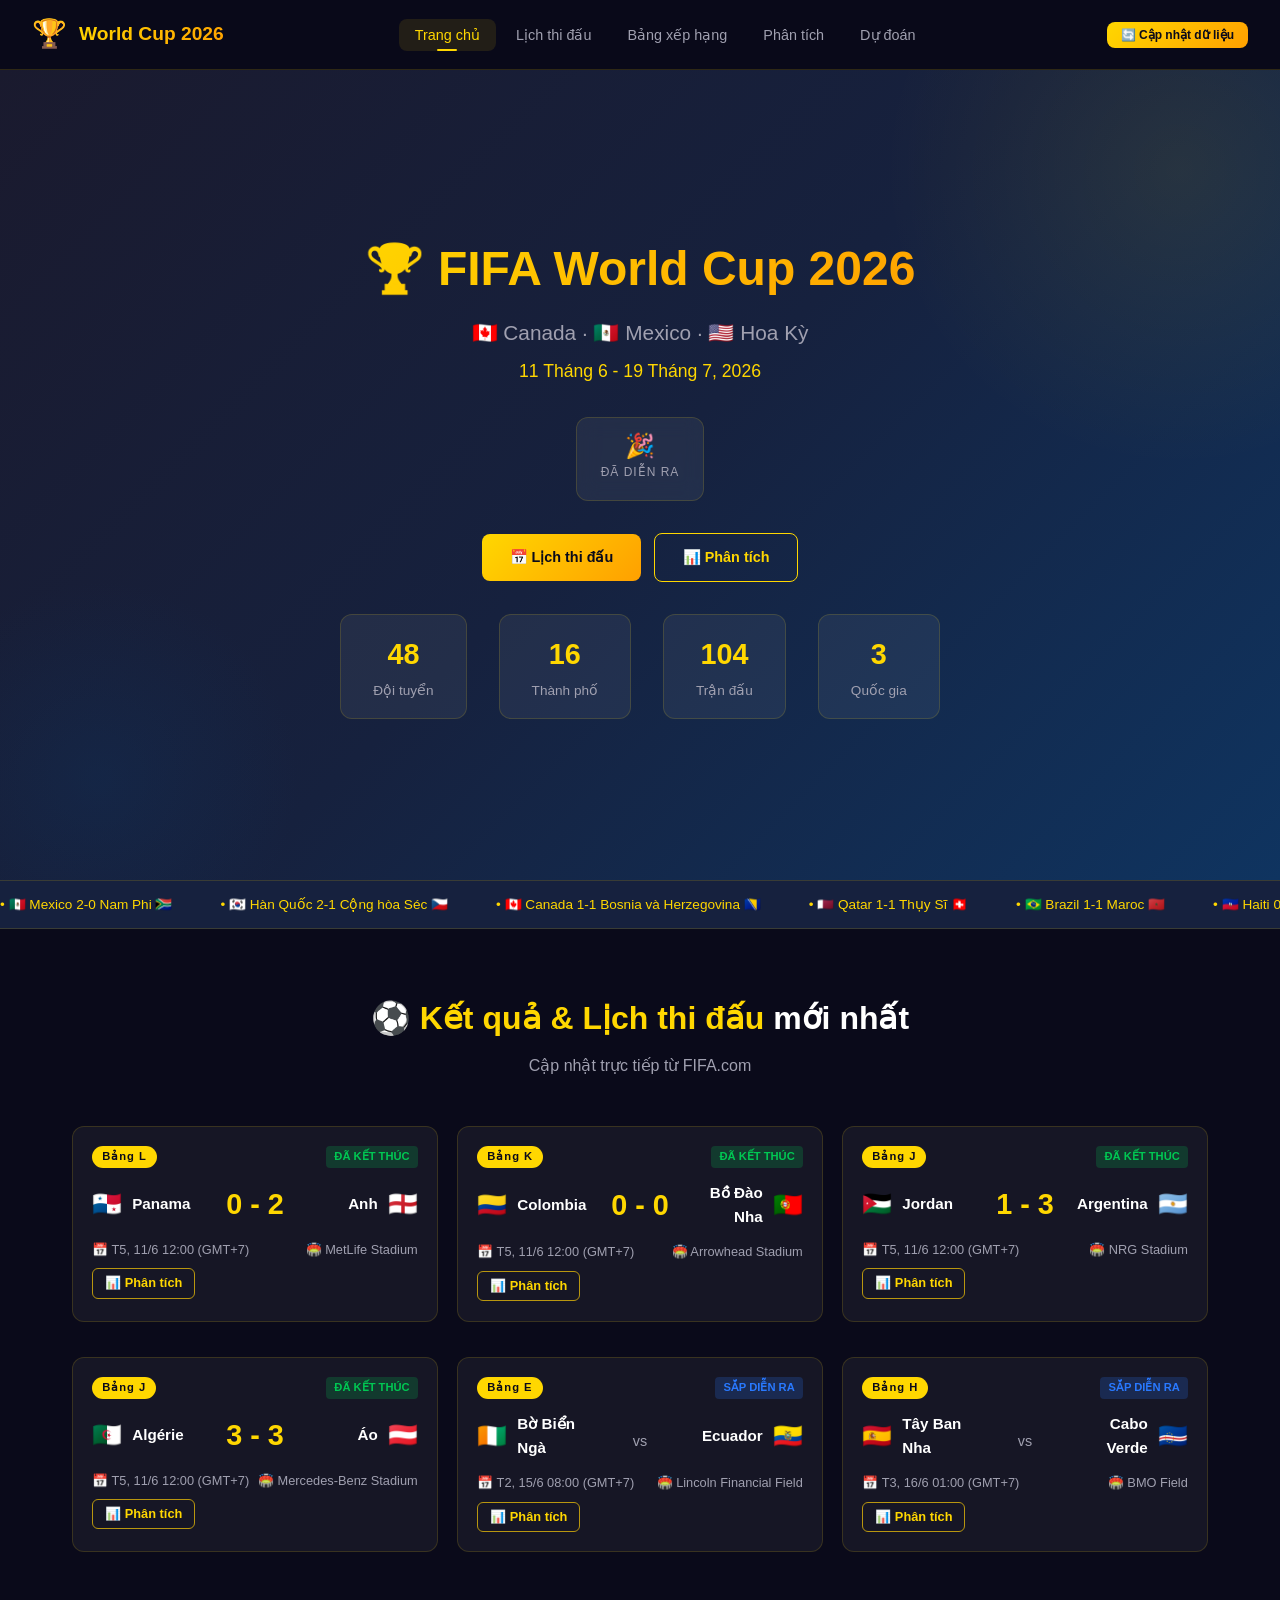
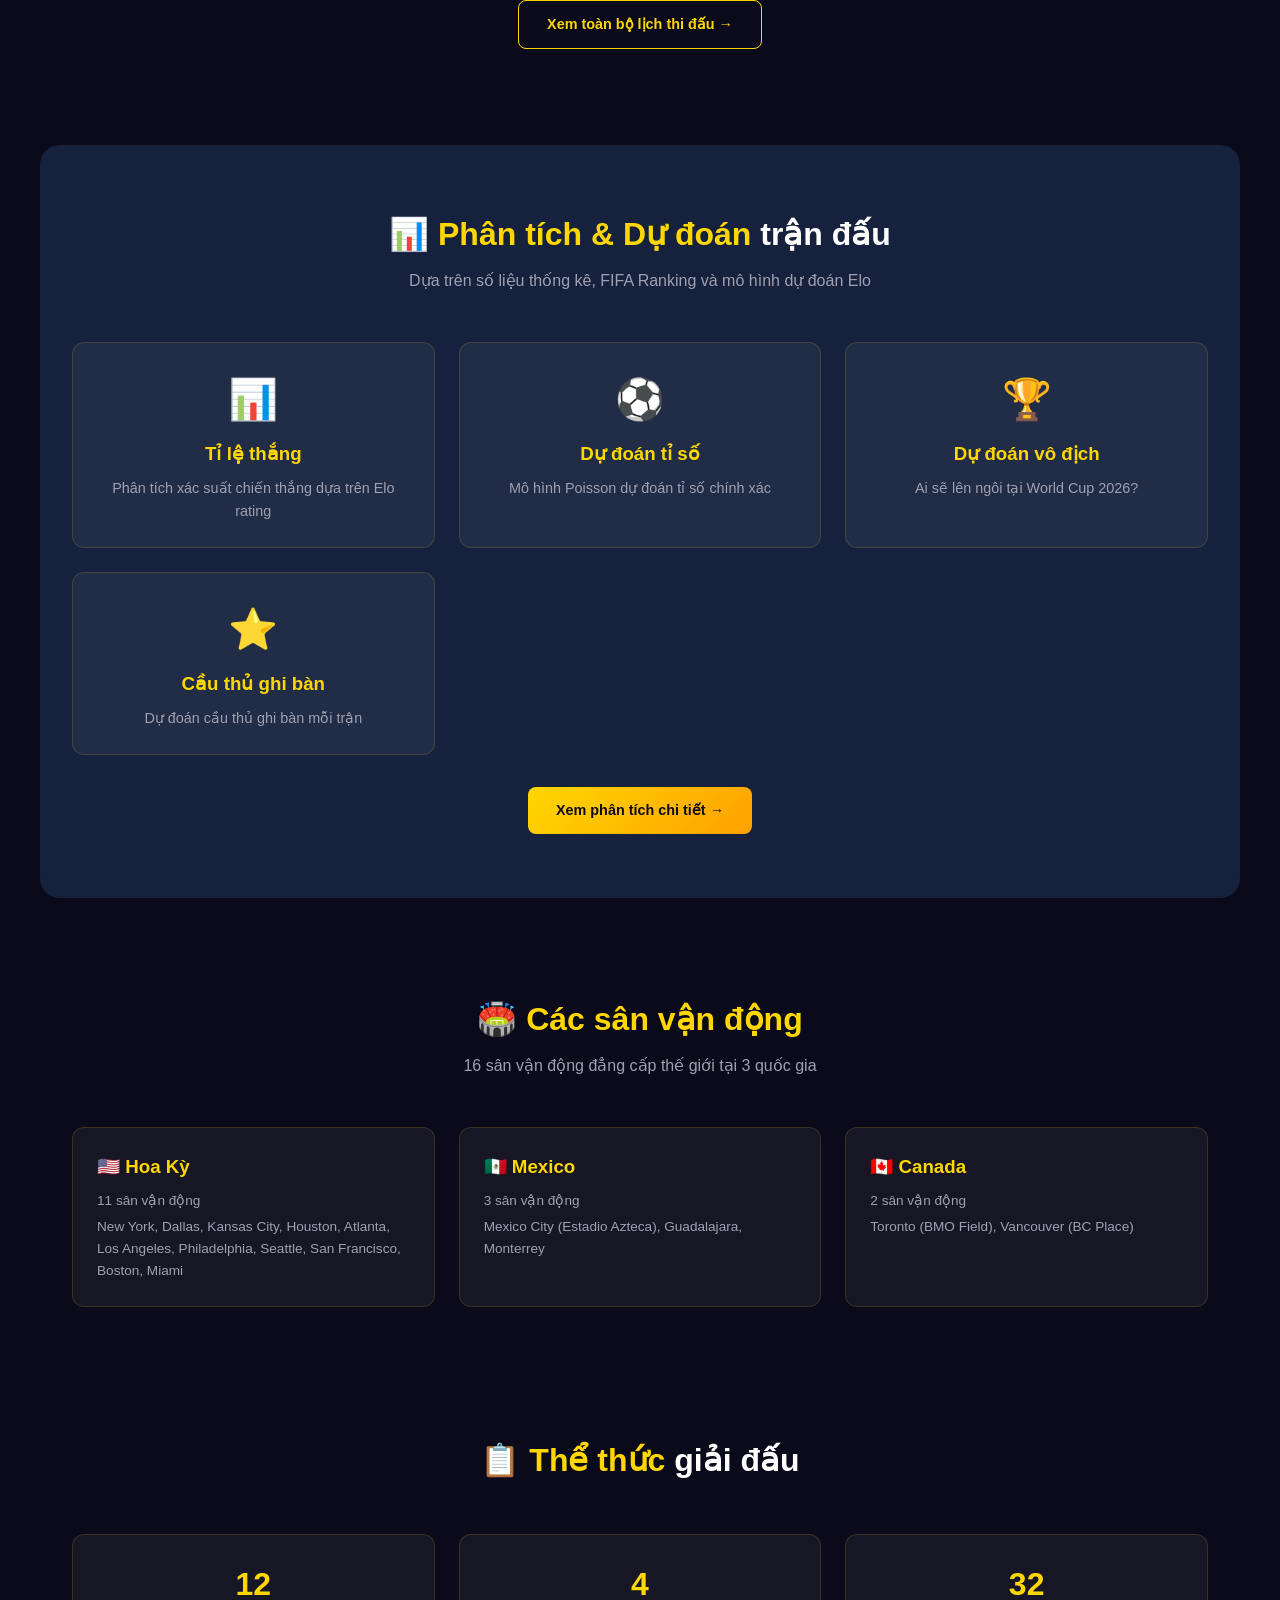
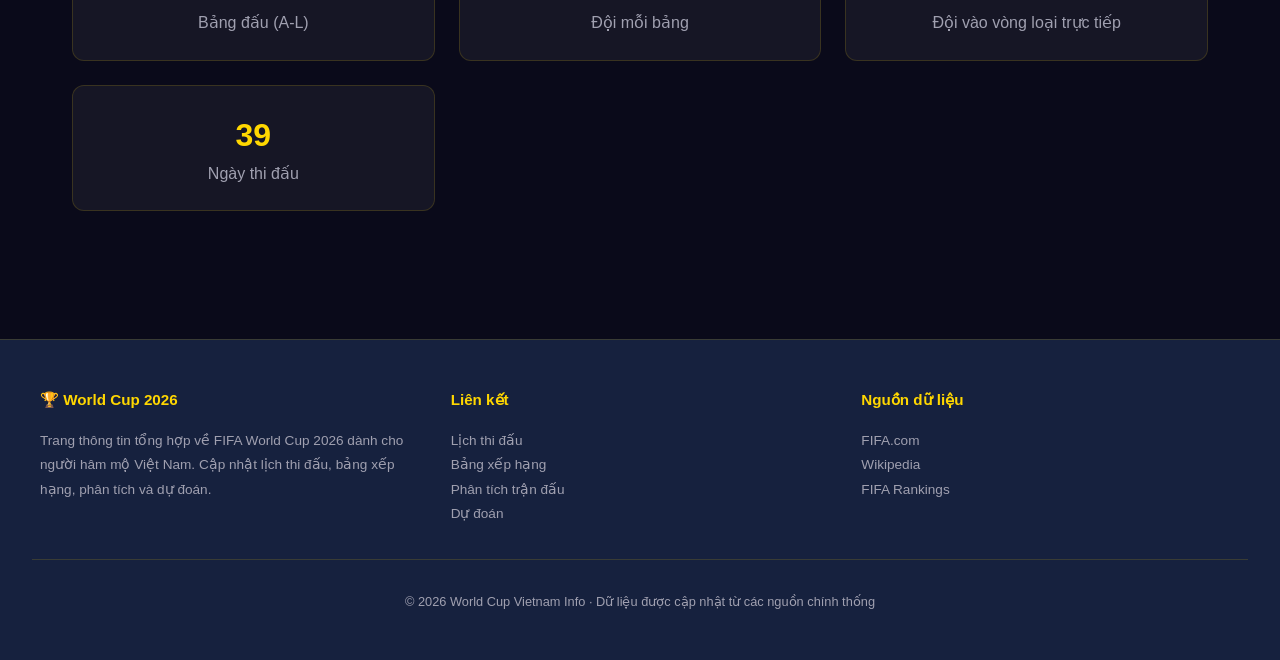
<file: index.html>
<!DOCTYPE html>
<html lang="vi">
<head>
  <meta charset="UTF-8">
  <meta name="viewport" content="width=device-width, initial-scale=1.0">
  <title>World Cup 2026 🏆 - Lịch thi đấu, Bảng xếp hạng, Phân tích & Dự đoán</title>
  <meta name="description" content="Trang thông tin tổng hợp về FIFA World Cup 2026: Lịch thi đấu, Bảng xếp hạng, Phân tích trận đấu, Dự đoán tỉ số chính xác nhất. Cập nhật liên tục từ các nguồn uy tín.">
  <meta property="og:title" content="World Cup 2026 🏆 - Trang thông tin tổng hợp">
  <meta property="og:description" content="Lịch thi đấu, Bảng xếp hạng, Phân tích & Dự đoán World Cup 2026 bằng tiếng Việt">
  <meta property="og:type" content="website">
  <link rel="stylesheet" href="css/style.css">
</head>
<body>
  <nav>
    <a href="index.html" class="nav-logo">
      <span class="trophy">🏆</span>
      <h1>World Cup 2026</h1>
    </a>
    <ul class="nav-links">
      <li><a href="index.html">Trang chủ</a></li>
      <li><a href="lich-thi-dau.html">Lịch thi đấu</a></li>
      <li><a href="bang-xep-hang.html">Bảng xếp hạng</a></li>
      <li><a href="phan-tich-tran-dau.html">Phân tích</a></li>
      <li><a href="du-doan.html">Dự đoán</a></li>
    </ul>
    <button class="hamburger" aria-label="Menu">
      <span></span><span></span><span></span>
    </button>
    <div style="display:flex;align-items:center;gap:8px">
      <button id="update-btn" class="btn btn-gold" style="padding:6px 14px;font-size:0.75rem">🔄 Cập nhật dữ liệu</button>
    </div>
  </nav>

  <section class="hero">
    <div class="hero-content">
      <h2>🏆 FIFA World Cup 2026</h2>
      <p class="subtitle">🇨🇦 Canada · 🇲🇽 Mexico · 🇺🇸 Hoa Kỳ</p>
      <p class="dates">11 Tháng 6 - 19 Tháng 7, 2026</p>
      <div class="countdown">
        <div class="countdown-item"><span class="num">--</span><span class="label">Ngày</span></div>
        <div class="countdown-item"><span class="num">--</span><span class="label">Giờ</span></div>
        <div class="countdown-item"><span class="num">--</span><span class="label">Phút</span></div>
        <div class="countdown-item"><span class="num">--</span><span class="label">Giây</span></div>
      </div>
      <div style="margin-top:2rem">
        <a href="lich-thi-dau.html" class="btn btn-gold">📅 Lịch thi đấu</a>
        <a href="phan-tich-tran-dau.html" class="btn btn-outline" style="margin-left:0.5rem">📊 Phân tích</a>
      </div>
      <div class="hero-stats">
        <div class="stat"><span class="num">48</span><span class="lbl">Đội tuyển</span></div>
        <div class="stat"><span class="num">16</span><span class="lbl">Thành phố</span></div>
        <div class="stat"><span class="num">104</span><span class="lbl">Trận đấu</span></div>
        <div class="stat"><span class="num">3</span><span class="lbl">Quốc gia</span></div>
      </div>
    </div>
  </section>

  <div class="ticker">
    <div class="ticker-track">
      <span class="ticker-item">🏆 World Cup 2026 đang diễn ra sôi động!</span>
    </div>
  </div>

  <section class="section">
    <div class="section-header">
      <h2>⚽ <span class="gold">Kết quả & Lịch thi đấu</span> mới nhất</h2>
      <p>Cập nhật trực tiếp từ FIFA.com</p>
    </div>
    <div id="featured-matches">
      <div class="loading">Đang tải dữ liệu...</div>
    </div>
    <div style="text-align:center;margin-top:2rem">
      <a href="lich-thi-dau.html" class="btn btn-outline">Xem toàn bộ lịch thi đấu →</a>
    </div>
  </section>

  <section class="section" style="background:var(--navy-light);border-radius:var(--radius-lg);margin:2rem auto">
    <div class="section-header">
      <h2>📊 <span class="gold">Phân tích & Dự đoán</span> trận đấu</h2>
      <p>Dựa trên số liệu thống kê, FIFA Ranking và mô hình dự đoán Elo</p>
    </div>
    <div class="card-grid">
      <div class="card" style="text-align:center">
        <div style="font-size:2.5rem;margin-bottom:0.5rem">📊</div>
        <h3 style="color:var(--gold);margin-bottom:0.5rem">Tỉ lệ thắng</h3>
        <p style="color:var(--text-light);font-size:0.9rem">Phân tích xác suất chiến thắng dựa trên Elo rating</p>
      </div>
      <div class="card" style="text-align:center">
        <div style="font-size:2.5rem;margin-bottom:0.5rem">⚽</div>
        <h3 style="color:var(--gold);margin-bottom:0.5rem">Dự đoán tỉ số</h3>
        <p style="color:var(--text-light);font-size:0.9rem">Mô hình Poisson dự đoán tỉ số chính xác</p>
      </div>
      <div class="card" style="text-align:center">
        <div style="font-size:2.5rem;margin-bottom:0.5rem">🏆</div>
        <h3 style="color:var(--gold);margin-bottom:0.5rem">Dự đoán vô địch</h3>
        <p style="color:var(--text-light);font-size:0.9rem">Ai sẽ lên ngôi tại World Cup 2026?</p>
      </div>
      <div class="card" style="text-align:center">
        <div style="font-size:2.5rem;margin-bottom:0.5rem">⭐</div>
        <h3 style="color:var(--gold);margin-bottom:0.5rem">Cầu thủ ghi bàn</h3>
        <p style="color:var(--text-light);font-size:0.9rem">Dự đoán cầu thủ ghi bàn mỗi trận</p>
      </div>
    </div>
    <div style="text-align:center;margin-top:2rem">
      <a href="phan-tich-tran-dau.html" class="btn btn-gold">Xem phân tích chi tiết →</a>
    </div>
  </section>

  <section class="section">
    <div class="section-header">
      <h2>🏟️ <span class="gold">Các sân vận động</span></h2>
      <p>16 sân vận động đẳng cấp thế giới tại 3 quốc gia</p>
    </div>
    <div class="card-grid">
      <div class="card">
        <h3 style="color:var(--gold);margin-bottom:0.5rem">🇺🇸 Hoa Kỳ</h3>
        <p style="color:var(--text-light);font-size:0.85rem">11 sân vận động</p>
        <p style="color:var(--text-light);font-size:0.85rem;margin-top:0.3rem">New York, Dallas, Kansas City, Houston, Atlanta, Los Angeles, Philadelphia, Seattle, San Francisco, Boston, Miami</p>
      </div>
      <div class="card">
        <h3 style="color:var(--gold);margin-bottom:0.5rem">🇲🇽 Mexico</h3>
        <p style="color:var(--text-light);font-size:0.85rem">3 sân vận động</p>
        <p style="color:var(--text-light);font-size:0.85rem;margin-top:0.3rem">Mexico City (Estadio Azteca), Guadalajara, Monterrey</p>
      </div>
      <div class="card">
        <h3 style="color:var(--gold);margin-bottom:0.5rem">🇨🇦 Canada</h3>
        <p style="color:var(--text-light);font-size:0.85rem">2 sân vận động</p>
        <p style="color:var(--text-light);font-size:0.85rem;margin-top:0.3rem">Toronto (BMO Field), Vancouver (BC Place)</p>
      </div>
    </div>
  </section>

  <section class="section">
    <div class="section-header">
      <h2>📋 <span class="gold">Thể thức</span> giải đấu</h2>
    </div>
    <div class="card-grid">
      <div class="card" style="text-align:center">
        <div style="font-size:2rem;font-weight:800;color:var(--gold)">12</div>
        <p style="color:var(--text-light)">Bảng đấu (A-L)</p>
      </div>
      <div class="card" style="text-align:center">
        <div style="font-size:2rem;font-weight:800;color:var(--gold)">4</div>
        <p style="color:var(--text-light)">Đội mỗi bảng</p>
      </div>
      <div class="card" style="text-align:center">
        <div style="font-size:2rem;font-weight:800;color:var(--gold)">32</div>
        <p style="color:var(--text-light)">Đội vào vòng loại trực tiếp</p>
      </div>
      <div class="card" style="text-align:center">
        <div style="font-size:2rem;font-weight:800;color:var(--gold)">39</div>
        <p style="color:var(--text-light)">Ngày thi đấu</p>
      </div>
    </div>
  </section>

  <footer>
    <div class="footer-content">
      <div class="footer-col">
        <h4>🏆 World Cup 2026</h4>
        <p>Trang thông tin tổng hợp về FIFA World Cup 2026 dành cho người hâm mộ Việt Nam. Cập nhật lịch thi đấu, bảng xếp hạng, phân tích và dự đoán.</p>
      </div>
      <div class="footer-col">
        <h4>Liên kết</h4>
        <a href="lich-thi-dau.html">Lịch thi đấu</a>
        <a href="bang-xep-hang.html">Bảng xếp hạng</a>
        <a href="phan-tich-tran-dau.html">Phân tích trận đấu</a>
        <a href="du-doan.html">Dự đoán</a>
      </div>
      <div class="footer-col">
        <h4>Nguồn dữ liệu</h4>
        <p>FIFA.com</p>
        <p>Wikipedia</p>
        <p>FIFA Rankings</p>
      </div>
    </div>
    <div class="footer-bottom">
      <p>© 2026 World Cup Vietnam Info · Dữ liệu được cập nhật từ các nguồn chính thống</p>
    </div>
  </footer>

  <script src="js/predictions.js"></script>
  <script src="js/main.js"></script>
</body>
</html>
</file>
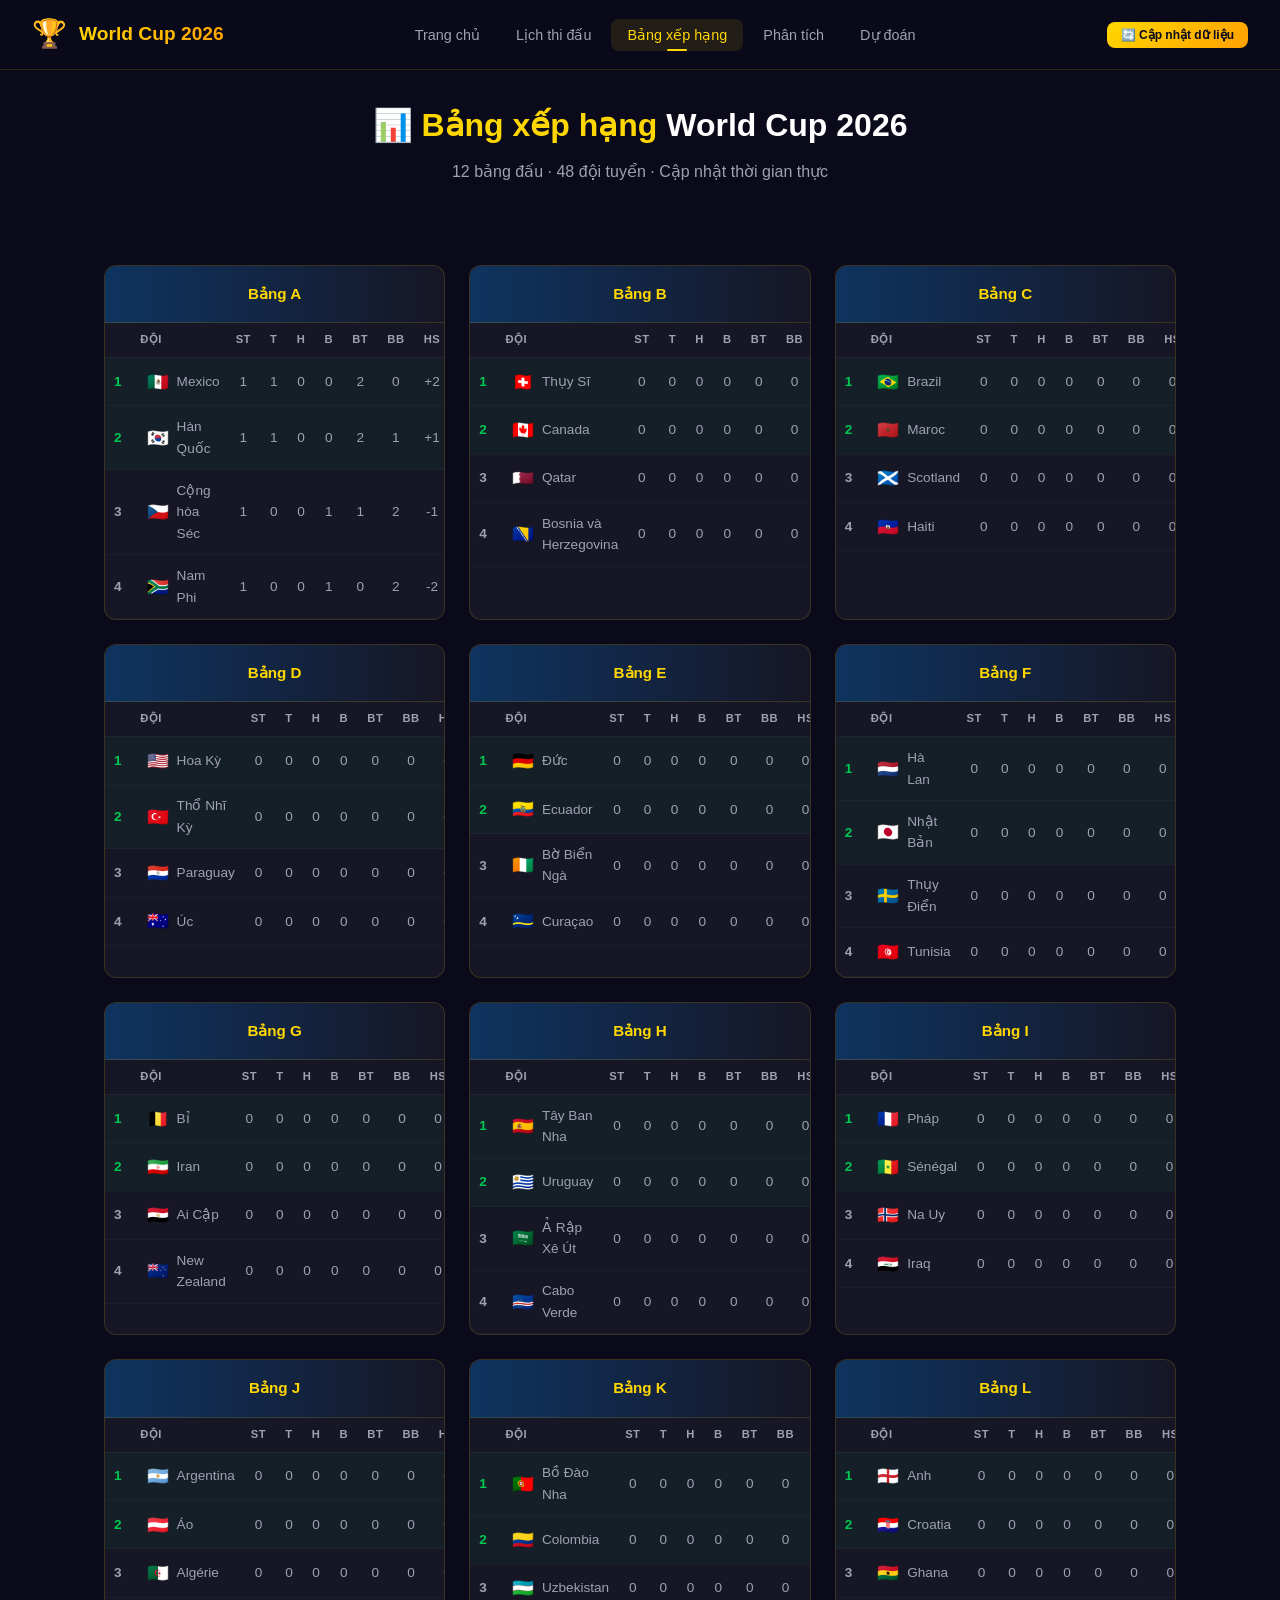
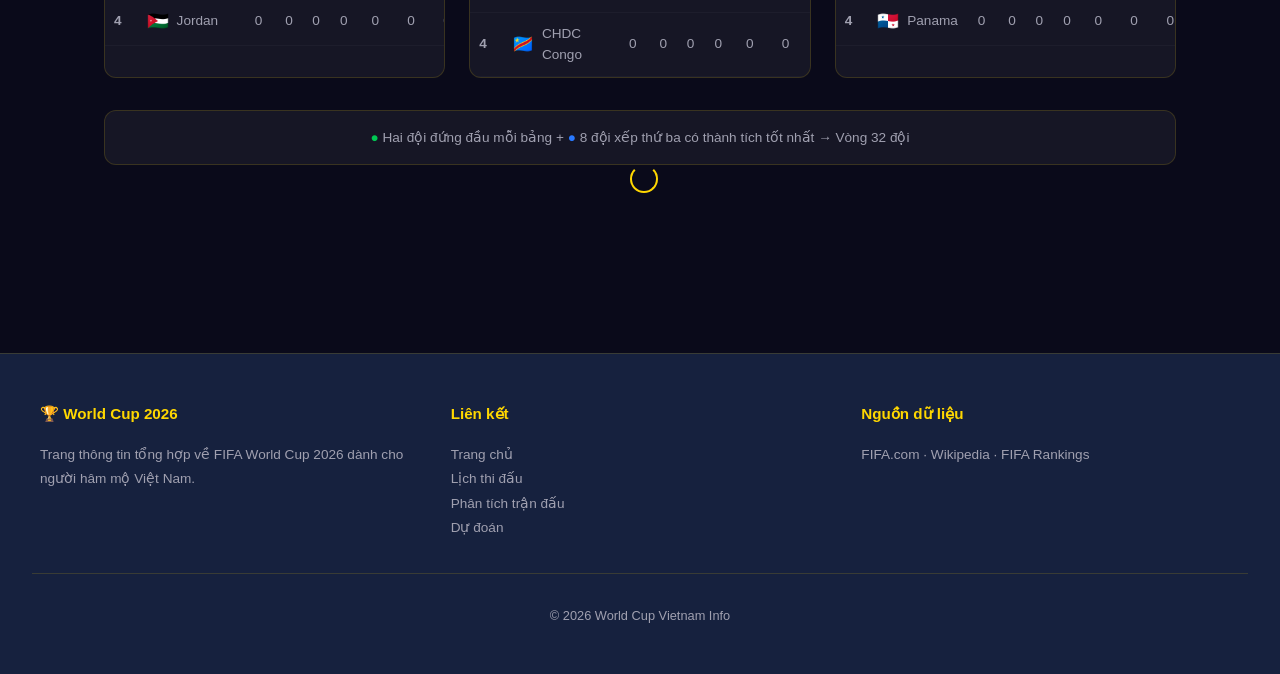
<file: bang-xep-hang.html>
<!DOCTYPE html>
<html lang="vi">
<head>
  <meta charset="UTF-8">
  <meta name="viewport" content="width=device-width, initial-scale=1.0">
  <title>Bảng xếp hạng World Cup 2026 - WC26 Vietnam</title>
  <meta name="description" content="Bảng xếp hạng World Cup 2026 cập nhật theo thời gian thực. 12 bảng đấu A-L với thành tích thi đấu chi tiết.">
  <link rel="stylesheet" href="css/style.css">
</head>
<body>
  <nav>
    <a href="index.html" class="nav-logo">
      <span class="trophy">🏆</span>
      <h1>World Cup 2026</h1>
    </a>
    <ul class="nav-links">
      <li><a href="index.html">Trang chủ</a></li>
      <li><a href="lich-thi-dau.html">Lịch thi đấu</a></li>
      <li><a href="bang-xep-hang.html">Bảng xếp hạng</a></li>
      <li><a href="phan-tich-tran-dau.html">Phân tích</a></li>
      <li><a href="du-doan.html">Dự đoán</a></li>
    </ul>
    <button class="hamburger" aria-label="Menu">
      <span></span><span></span><span></span>
    </button>
    <div style="display:flex;align-items:center;gap:8px">
      <button id="update-btn" class="btn btn-gold" style="padding:6px 14px;font-size:0.75rem">🔄 Cập nhật dữ liệu</button>
    </div>
  </nav>

  <section style="padding-top:100px" class="section">
    <div class="section-header">
      <h2>📊 <span class="gold">Bảng xếp hạng</span> World Cup 2026</h2>
      <p>12 bảng đấu · 48 đội tuyển · Cập nhật thời gian thực</p>
    </div>
    <div id="standings-container" class="loading">Đang tải bảng xếp hạng...</div>
  </section>

  <footer>
    <div class="footer-content">
      <div class="footer-col">
        <h4>🏆 World Cup 2026</h4>
        <p>Trang thông tin tổng hợp về FIFA World Cup 2026 dành cho người hâm mộ Việt Nam.</p>
      </div>
      <div class="footer-col">
        <h4>Liên kết</h4>
        <a href="index.html">Trang chủ</a>
        <a href="lich-thi-dau.html">Lịch thi đấu</a>
        <a href="phan-tich-tran-dau.html">Phân tích trận đấu</a>
        <a href="du-doan.html">Dự đoán</a>
      </div>
      <div class="footer-col">
        <h4>Nguồn dữ liệu</h4>
        <p>FIFA.com · Wikipedia · FIFA Rankings</p>
      </div>
    </div>
    <div class="footer-bottom">
      <p>© 2026 World Cup Vietnam Info</p>
    </div>
  </footer>

  <script src="js/predictions.js"></script>
  <script src="js/main.js"></script>
</body>
</html>
</file>
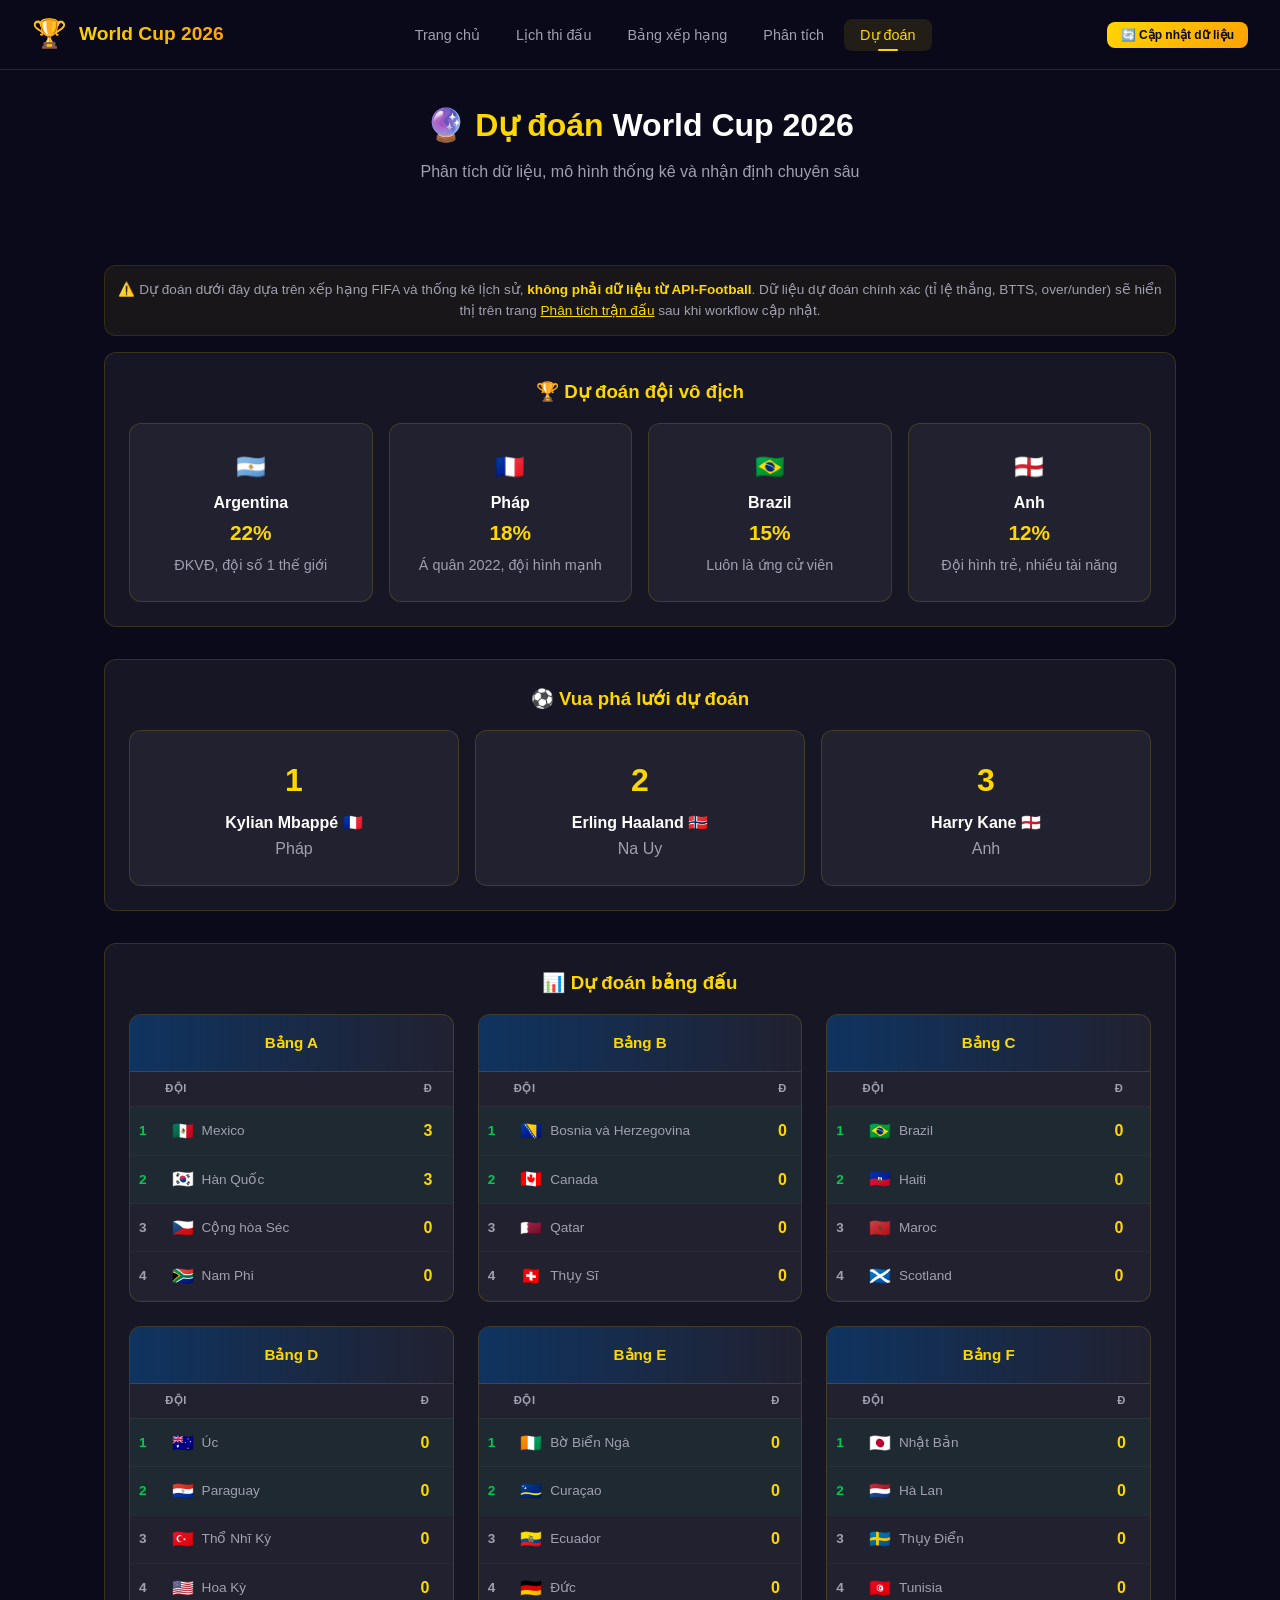
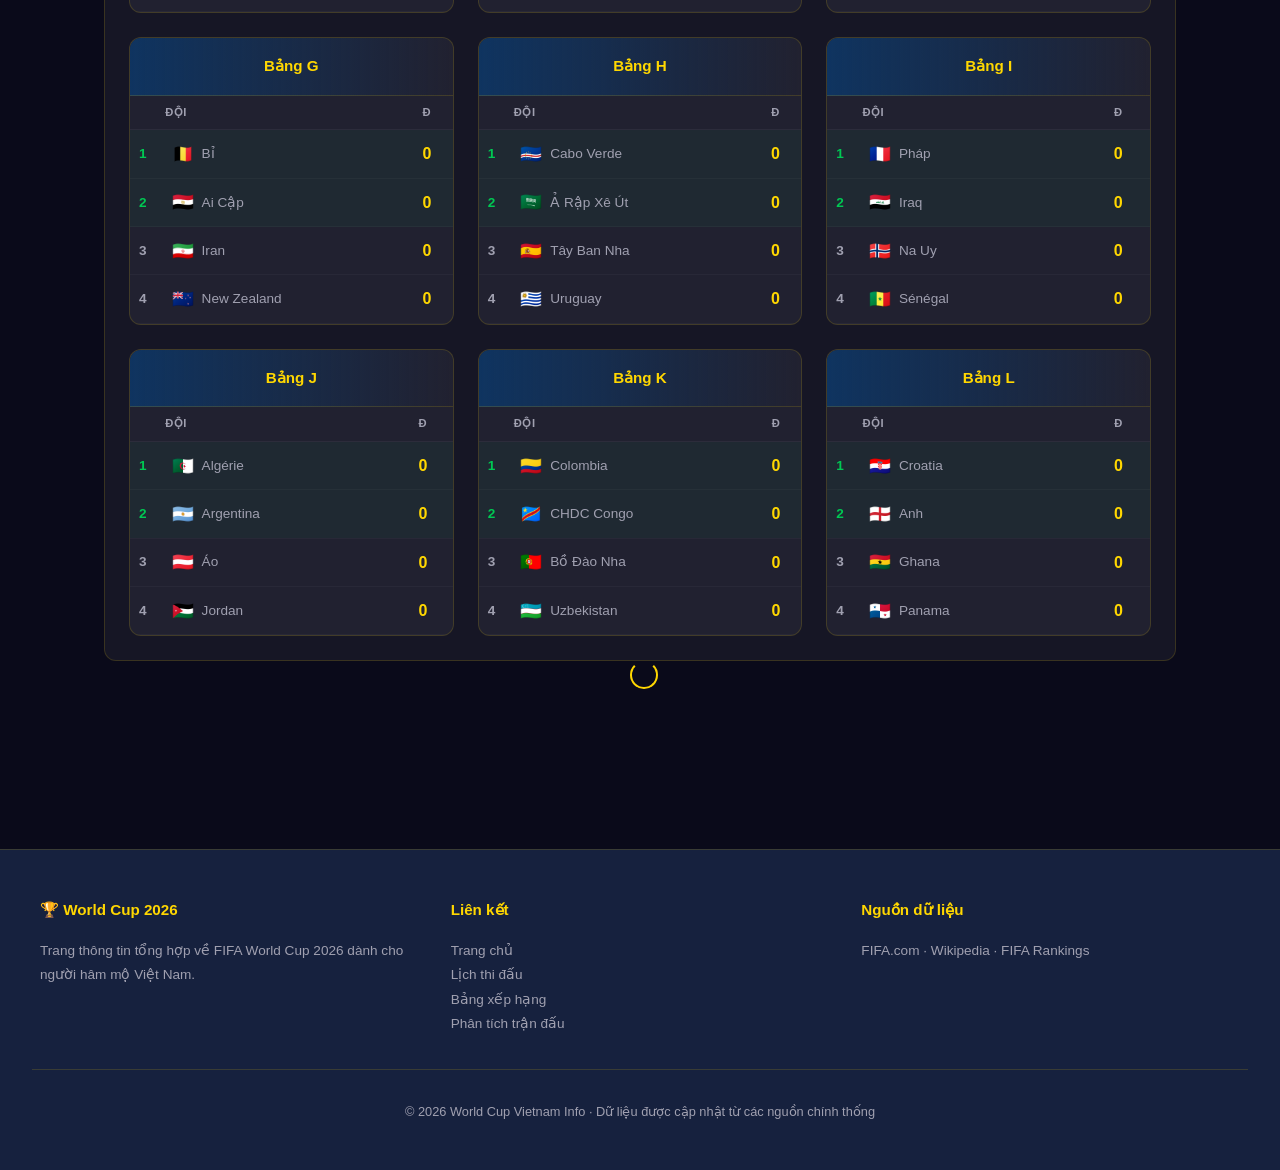
<file: du-doan.html>
<!DOCTYPE html>
<html lang="vi">
<head>
  <meta charset="UTF-8">
  <meta name="viewport" content="width=device-width, initial-scale=1.0">
  <title>Dự đoán World Cup 2026 - WC26 Vietnam</title>
  <meta name="description" content="Dự đoán World Cup 2026: Đội vô địch, vua phá lưới, tỷ số các trận đấu. Phân tích dựa trên mô hình Elo và thống kê FIFA.">
  <link rel="stylesheet" href="css/style.css">
</head>
<body>
  <nav>
    <a href="index.html" class="nav-logo">
      <span class="trophy">🏆</span>
      <h1>World Cup 2026</h1>
    </a>
    <ul class="nav-links">
      <li><a href="index.html">Trang chủ</a></li>
      <li><a href="lich-thi-dau.html">Lịch thi đấu</a></li>
      <li><a href="bang-xep-hang.html">Bảng xếp hạng</a></li>
      <li><a href="phan-tich-tran-dau.html">Phân tích</a></li>
      <li><a href="du-doan.html">Dự đoán</a></li>
    </ul>
    <button class="hamburger" aria-label="Menu">
      <span></span><span></span><span></span>
    </button>
    <div style="display:flex;align-items:center;gap:8px">
      <button id="update-btn" class="btn btn-gold" style="padding:6px 14px;font-size:0.75rem">🔄 Cập nhật dữ liệu</button>
    </div>
  </nav>

  <section style="padding-top:100px" class="section">
    <div class="section-header">
      <h2>🔮 <span class="gold">Dự đoán</span> World Cup 2026</h2>
      <p>Phân tích dữ liệu, mô hình thống kê và nhận định chuyên sâu</p>
    </div>
    <div id="predictions-container" class="loading">Đang tải dự đoán...</div>
  </section>

  <footer>
    <div class="footer-content">
      <div class="footer-col">
        <h4>🏆 World Cup 2026</h4>
        <p>Trang thông tin tổng hợp về FIFA World Cup 2026 dành cho người hâm mộ Việt Nam.</p>
      </div>
      <div class="footer-col">
        <h4>Liên kết</h4>
        <a href="index.html">Trang chủ</a>
        <a href="lich-thi-dau.html">Lịch thi đấu</a>
        <a href="bang-xep-hang.html">Bảng xếp hạng</a>
        <a href="phan-tich-tran-dau.html">Phân tích trận đấu</a>
      </div>
      <div class="footer-col">
        <h4>Nguồn dữ liệu</h4>
        <p>FIFA.com · Wikipedia · FIFA Rankings</p>
      </div>
    </div>
    <div class="footer-bottom">
      <p>© 2026 World Cup Vietnam Info · Dữ liệu được cập nhật từ các nguồn chính thống</p>
    </div>
  </footer>

  <script src="js/predictions.js"></script>
  <script src="js/main.js"></script>
</body>
</html>
</file>
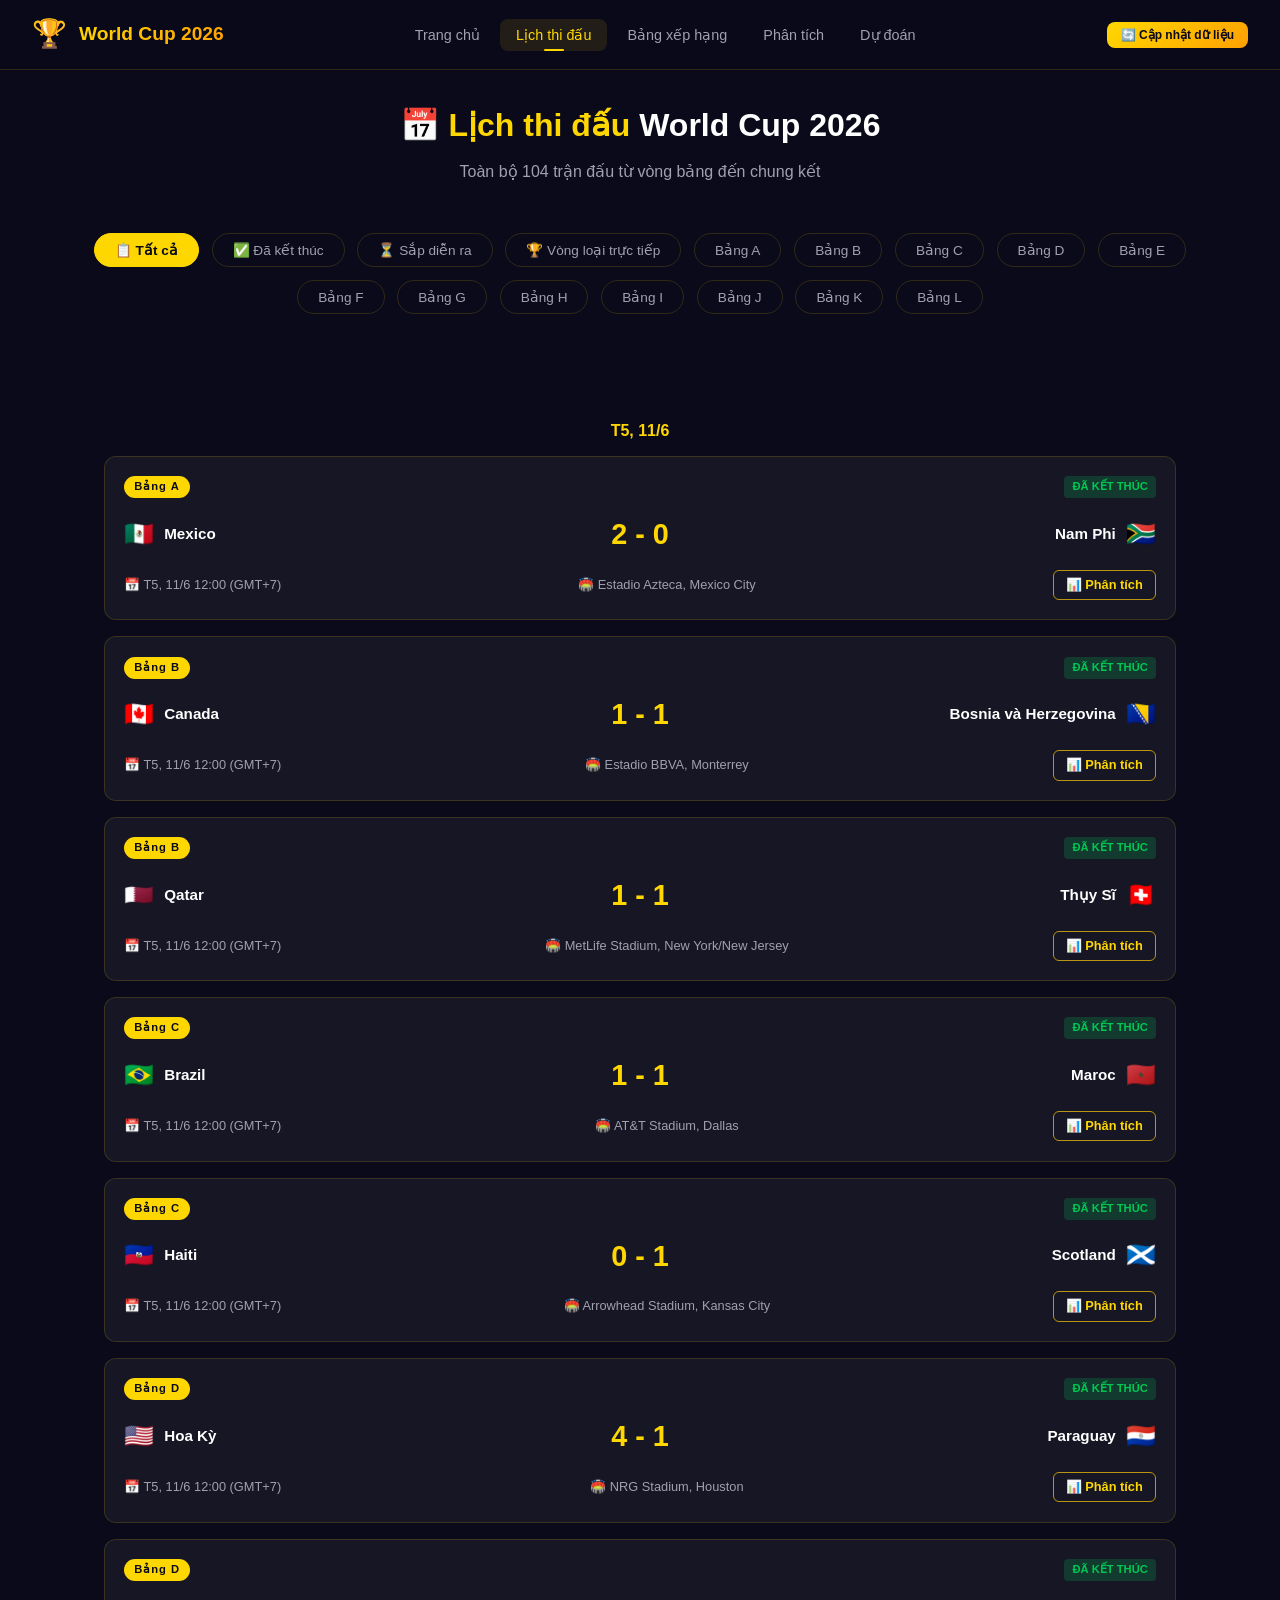
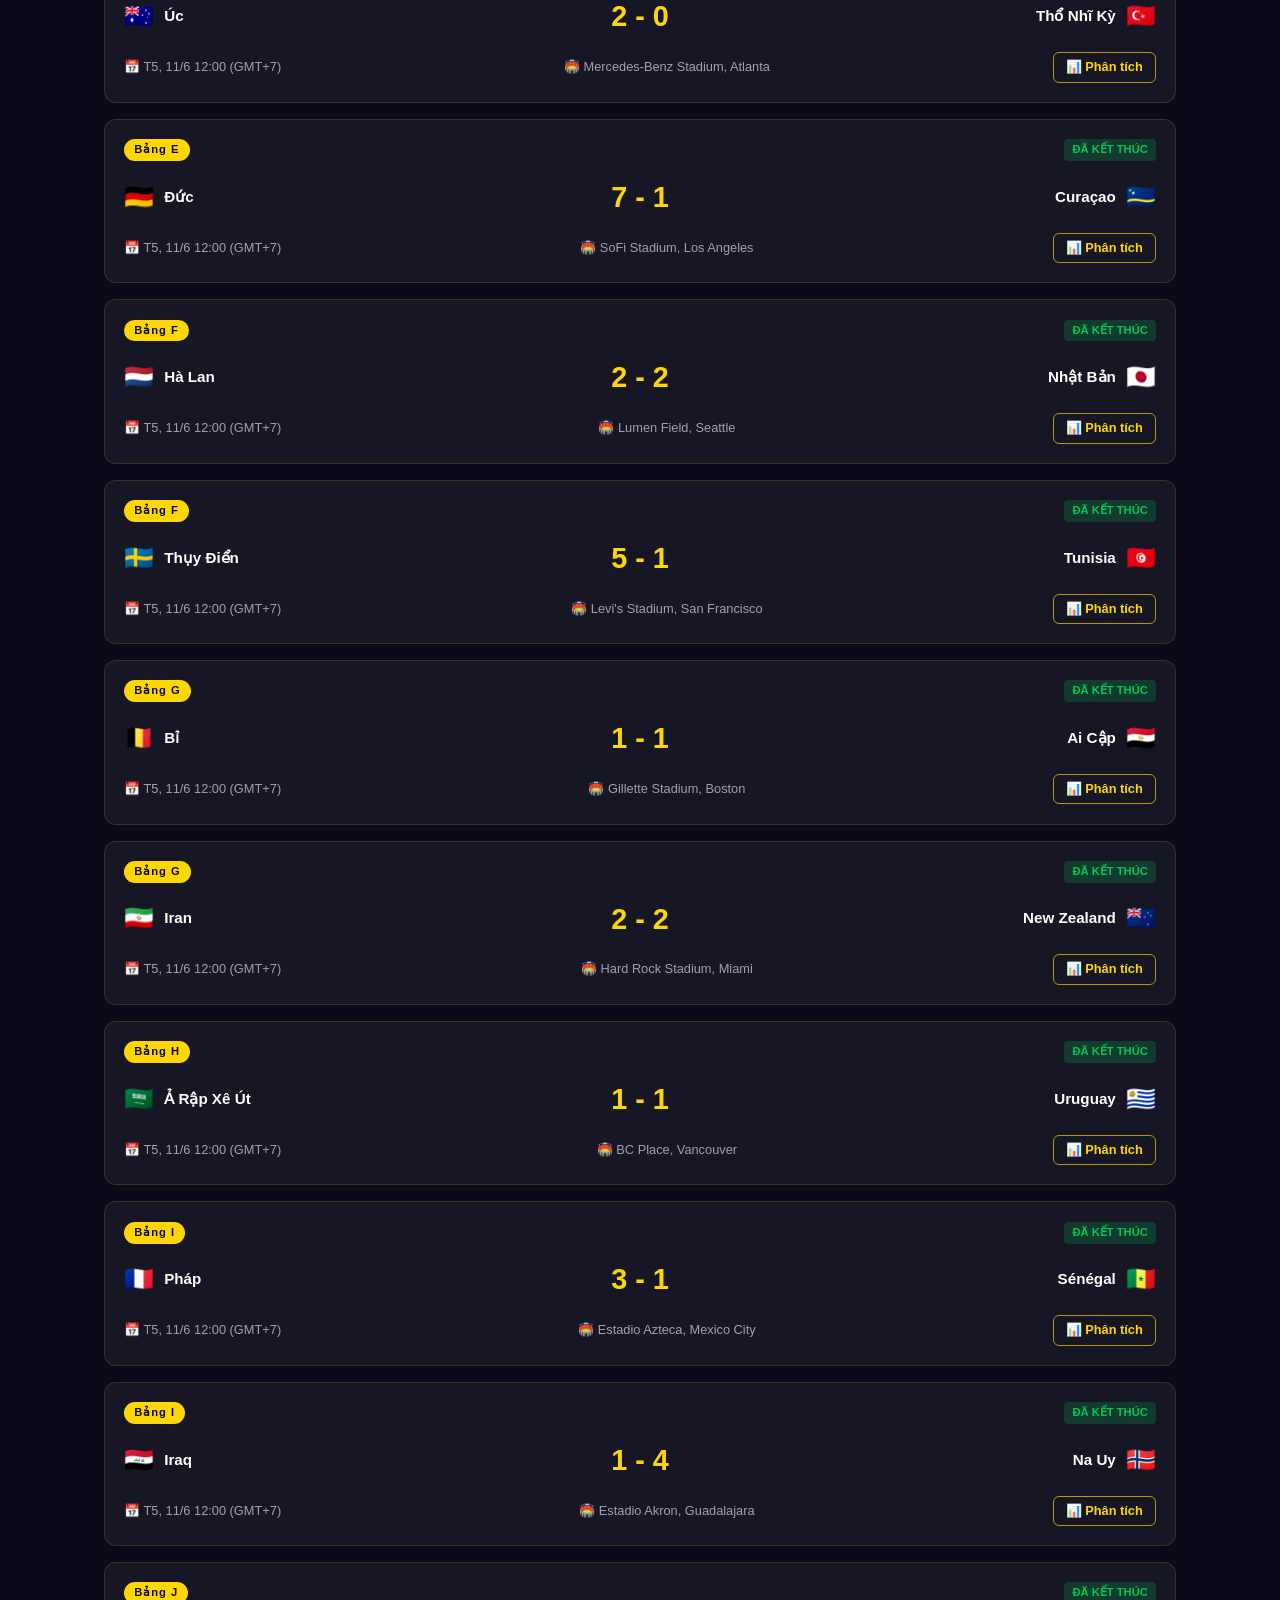
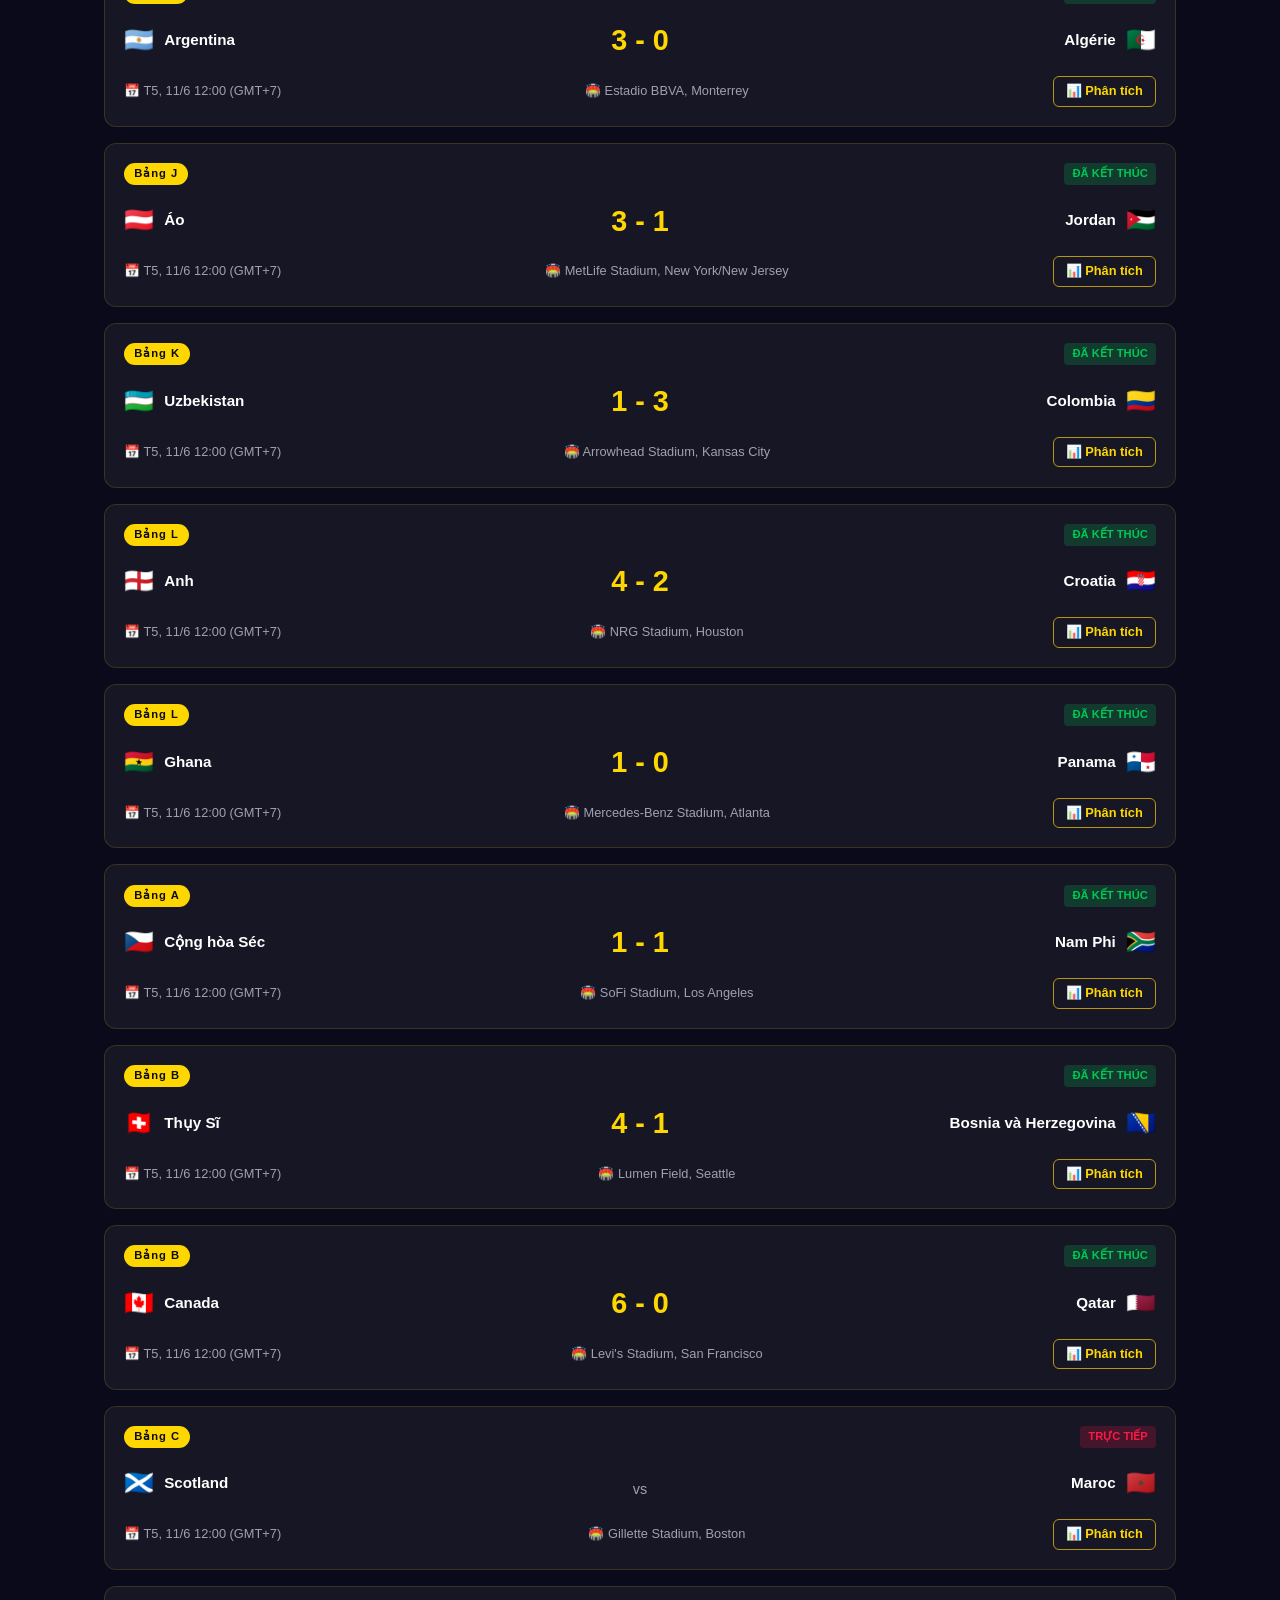
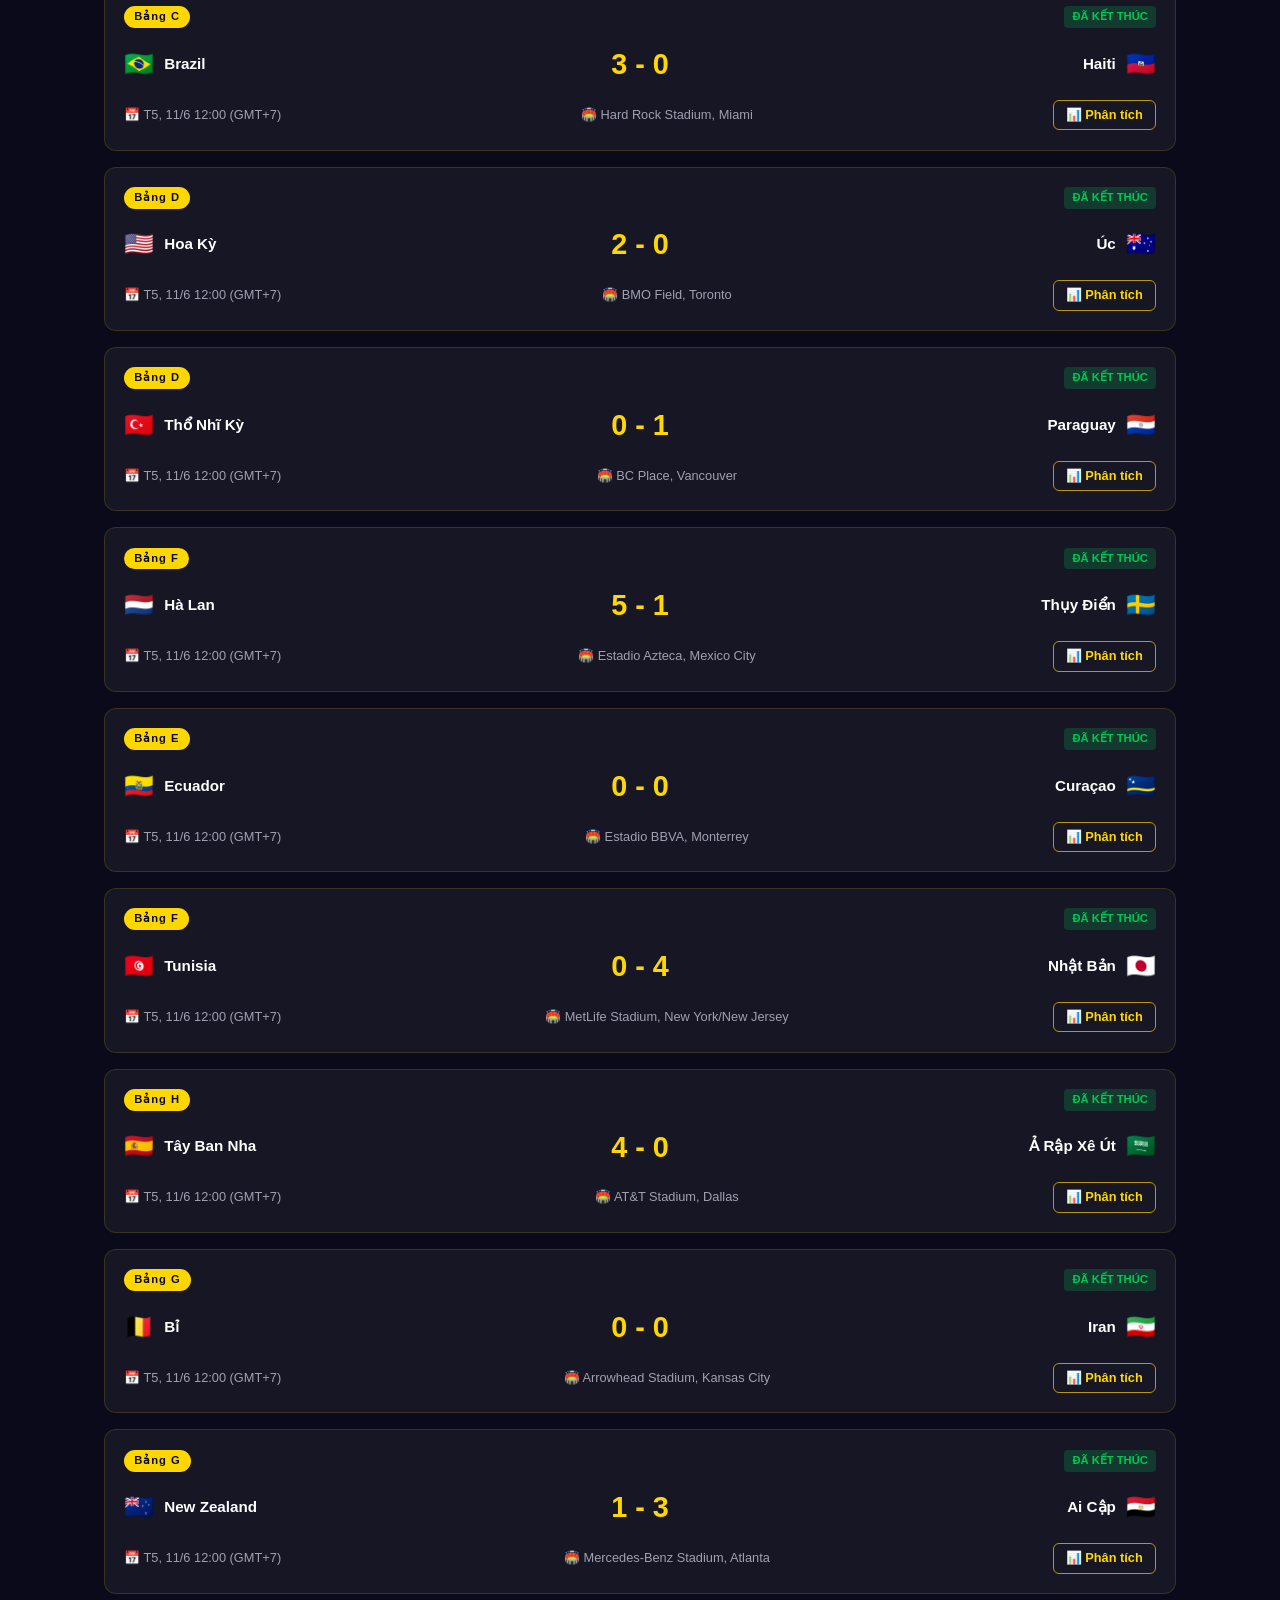
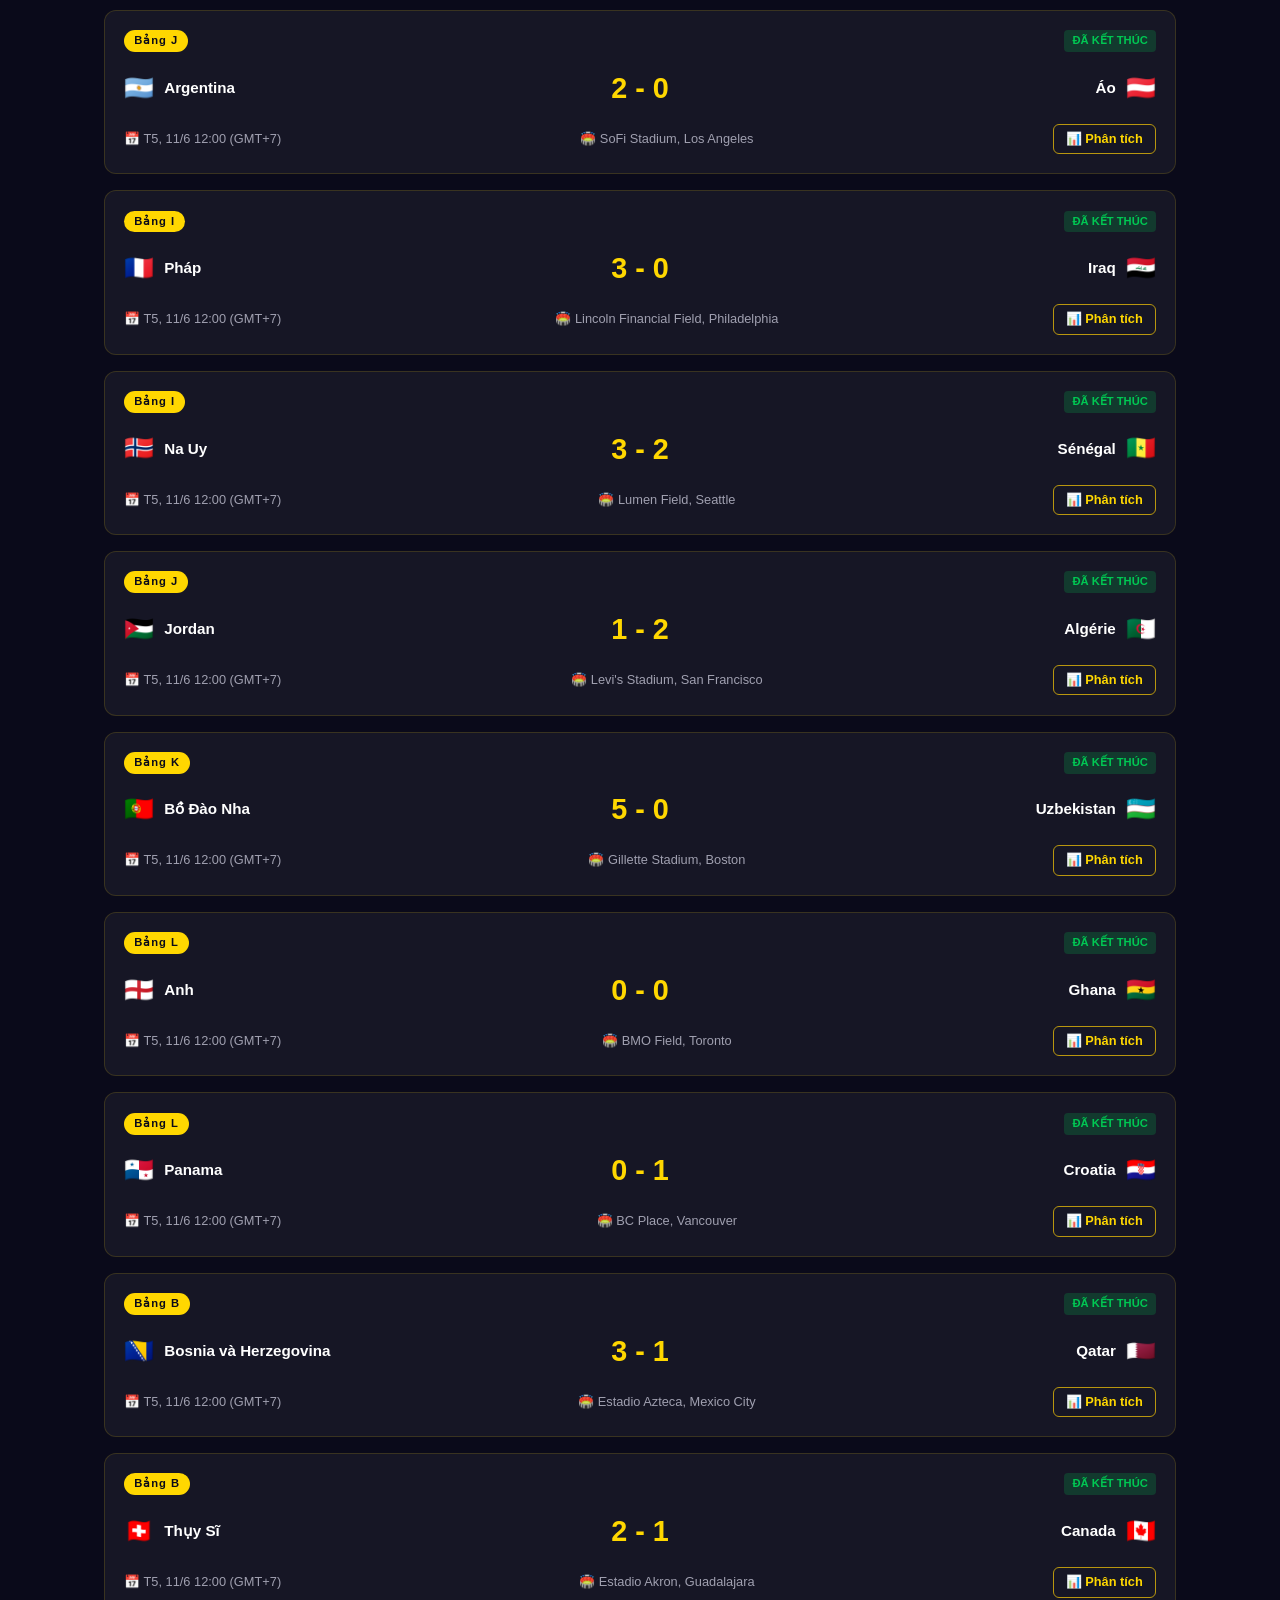
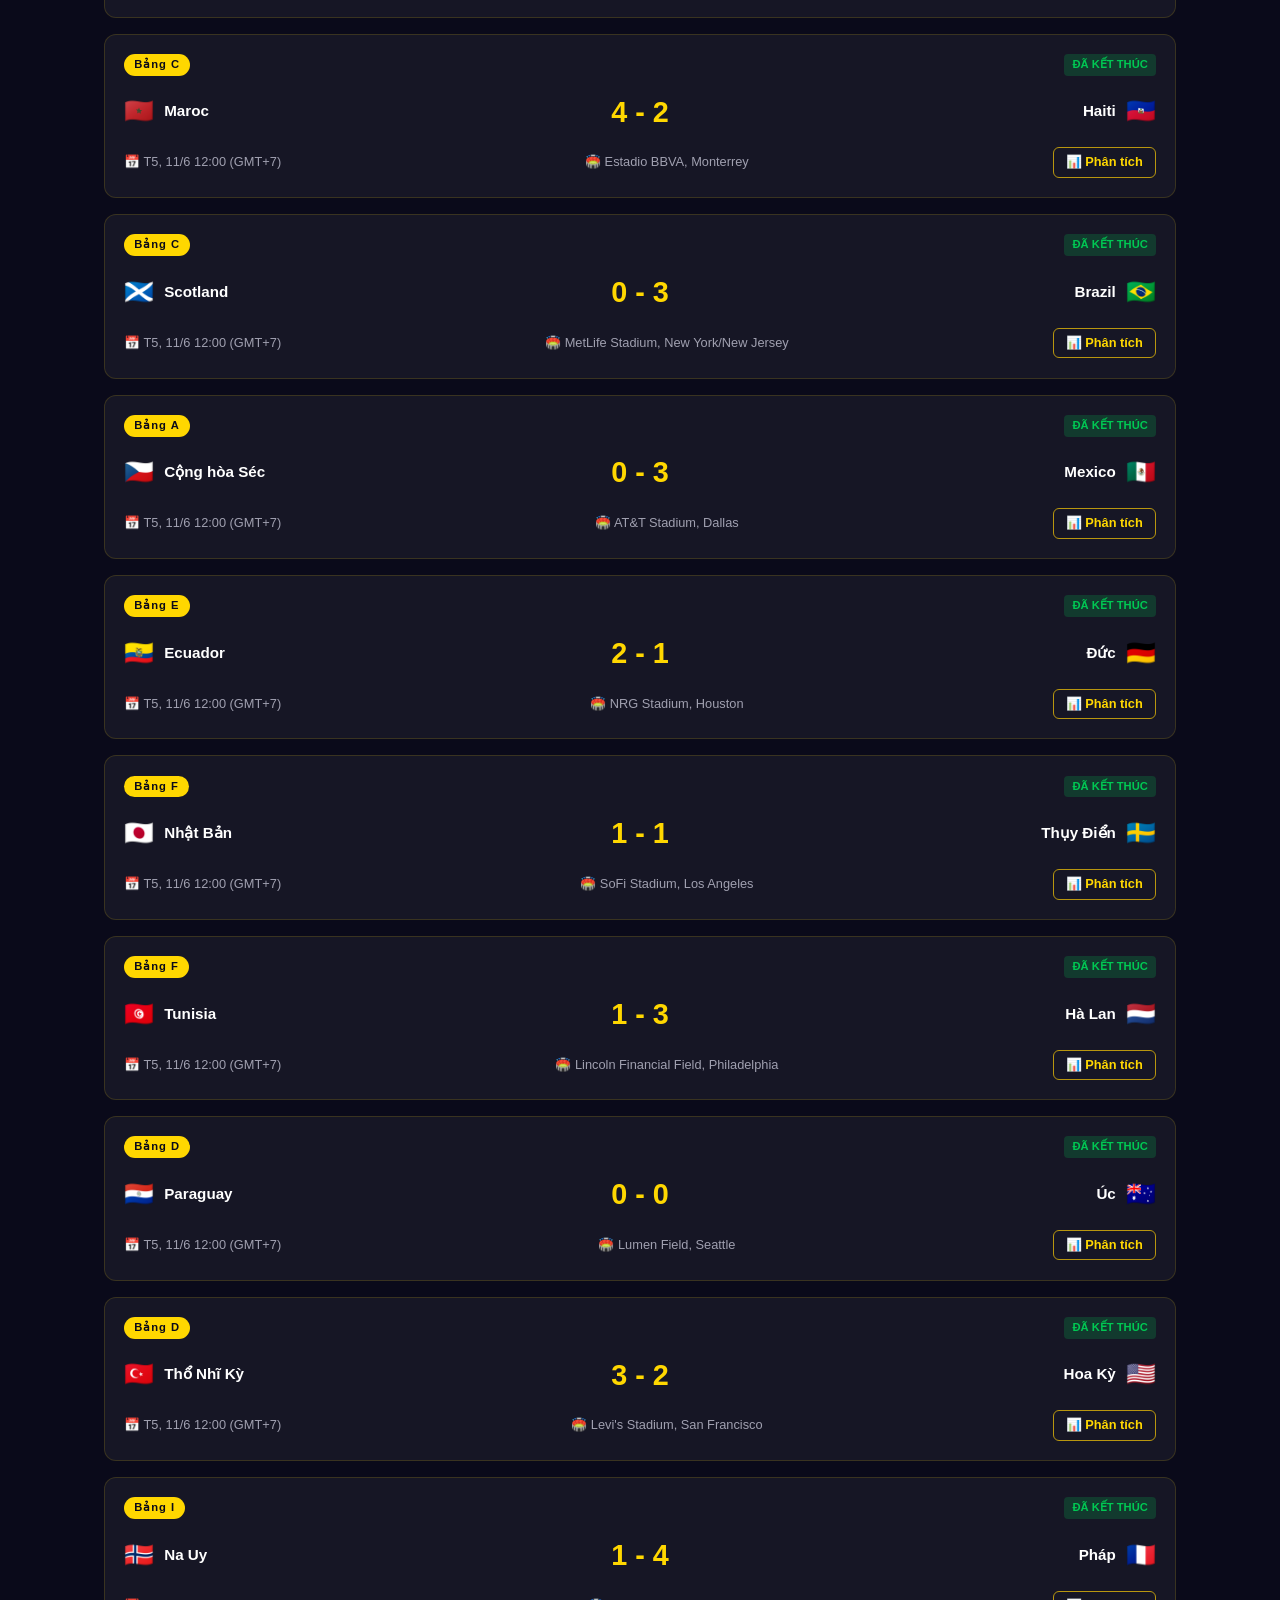
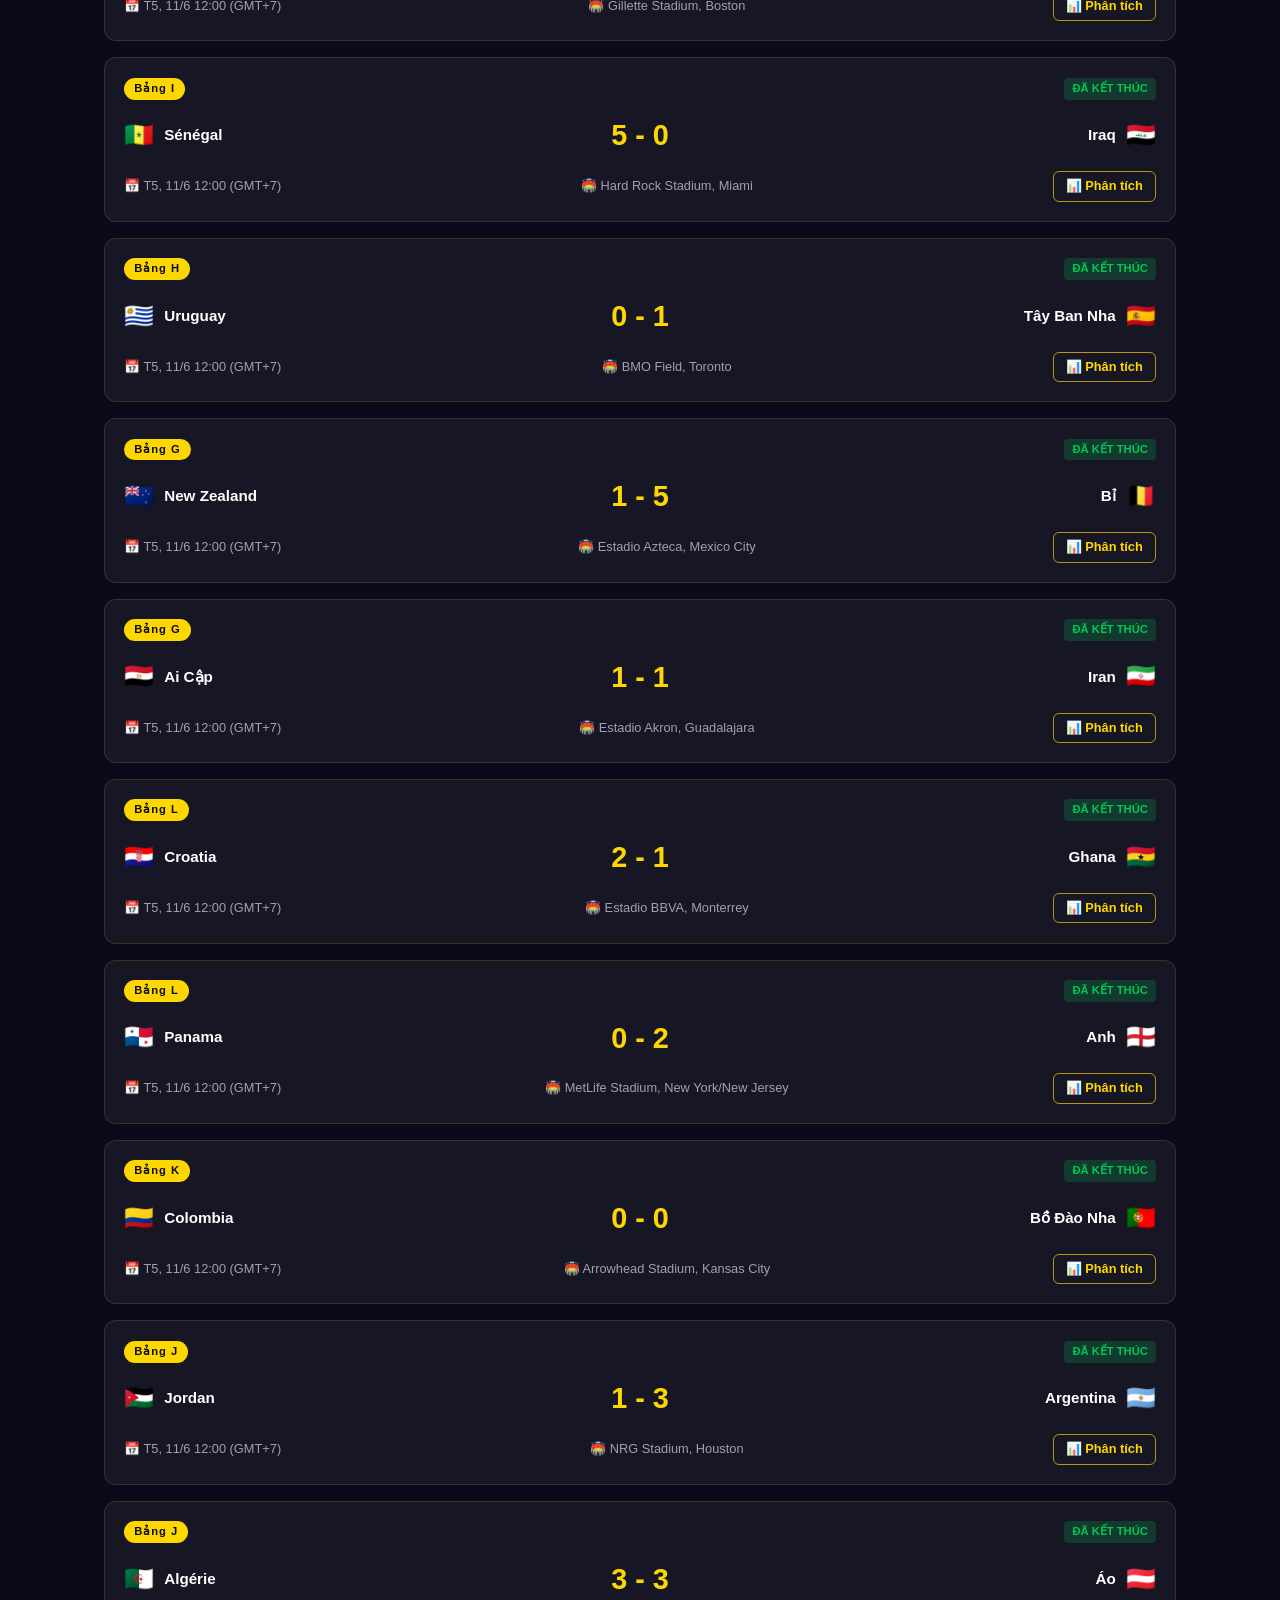
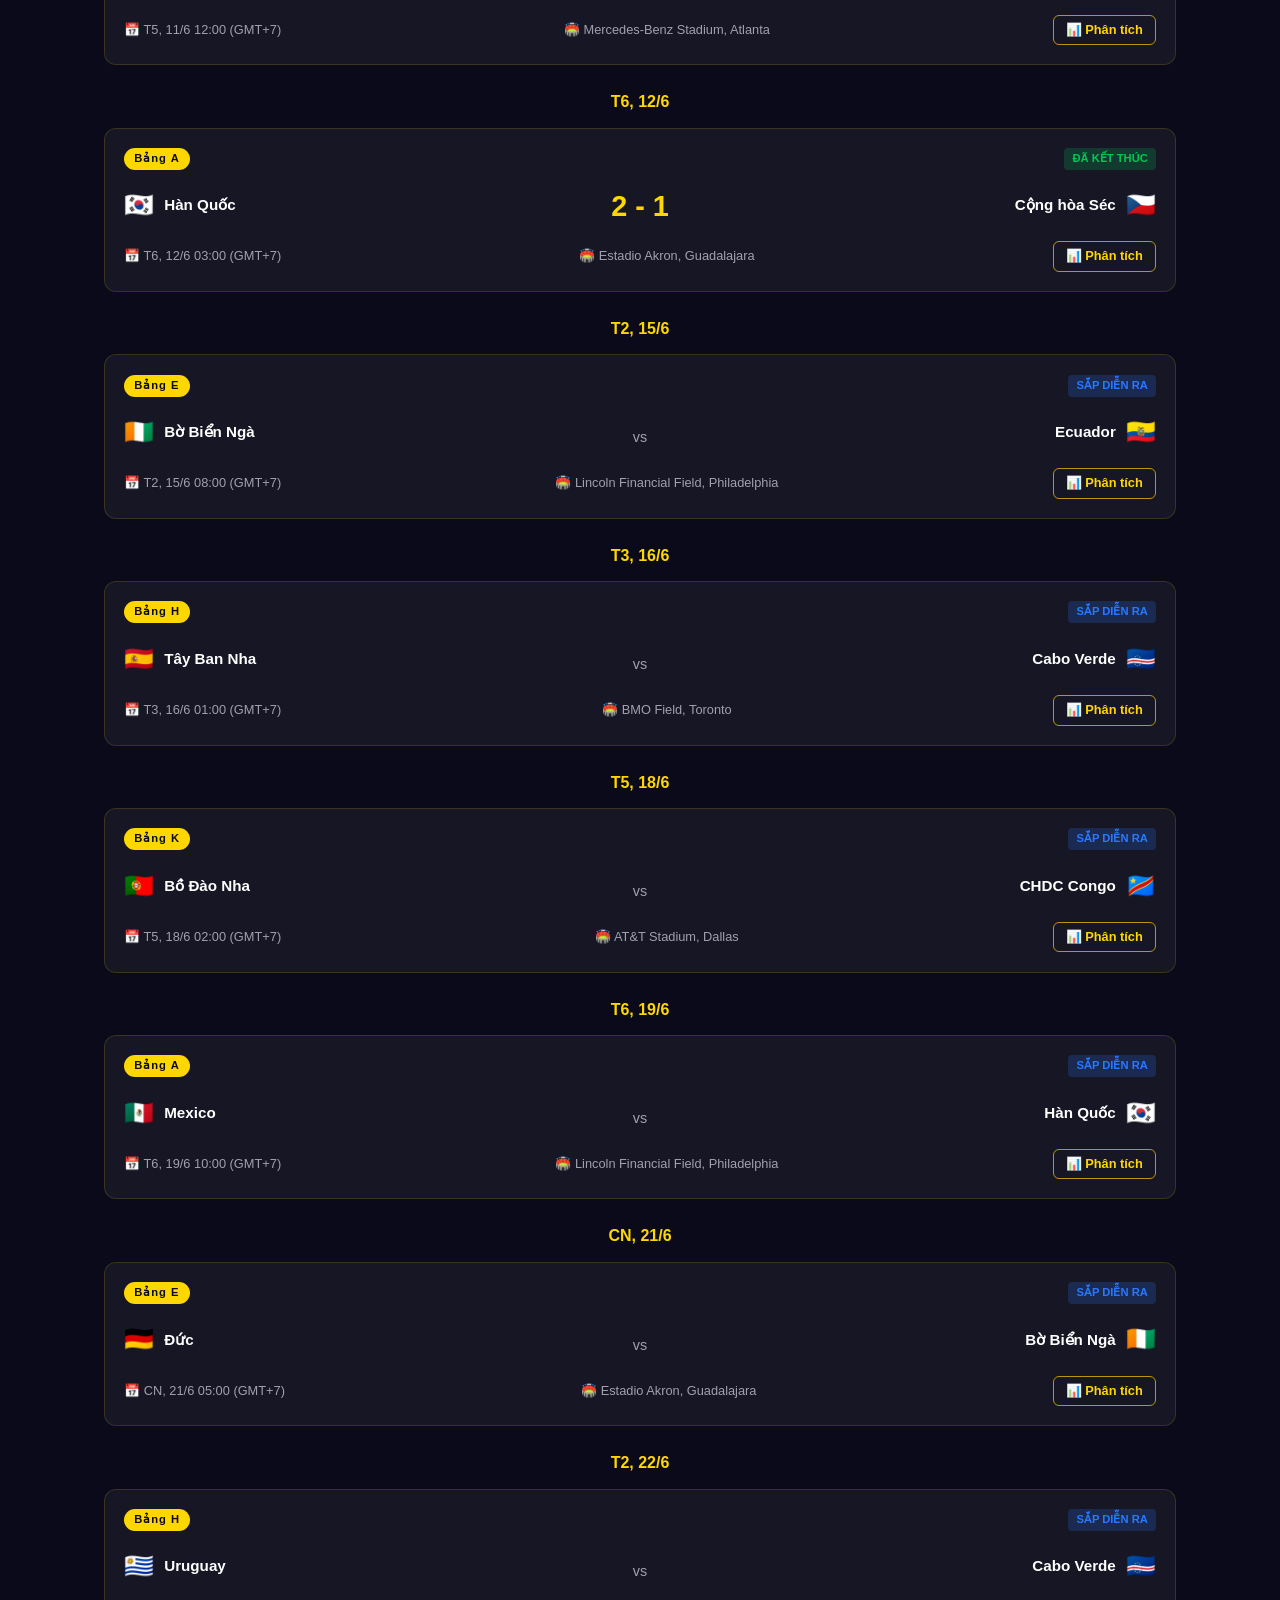
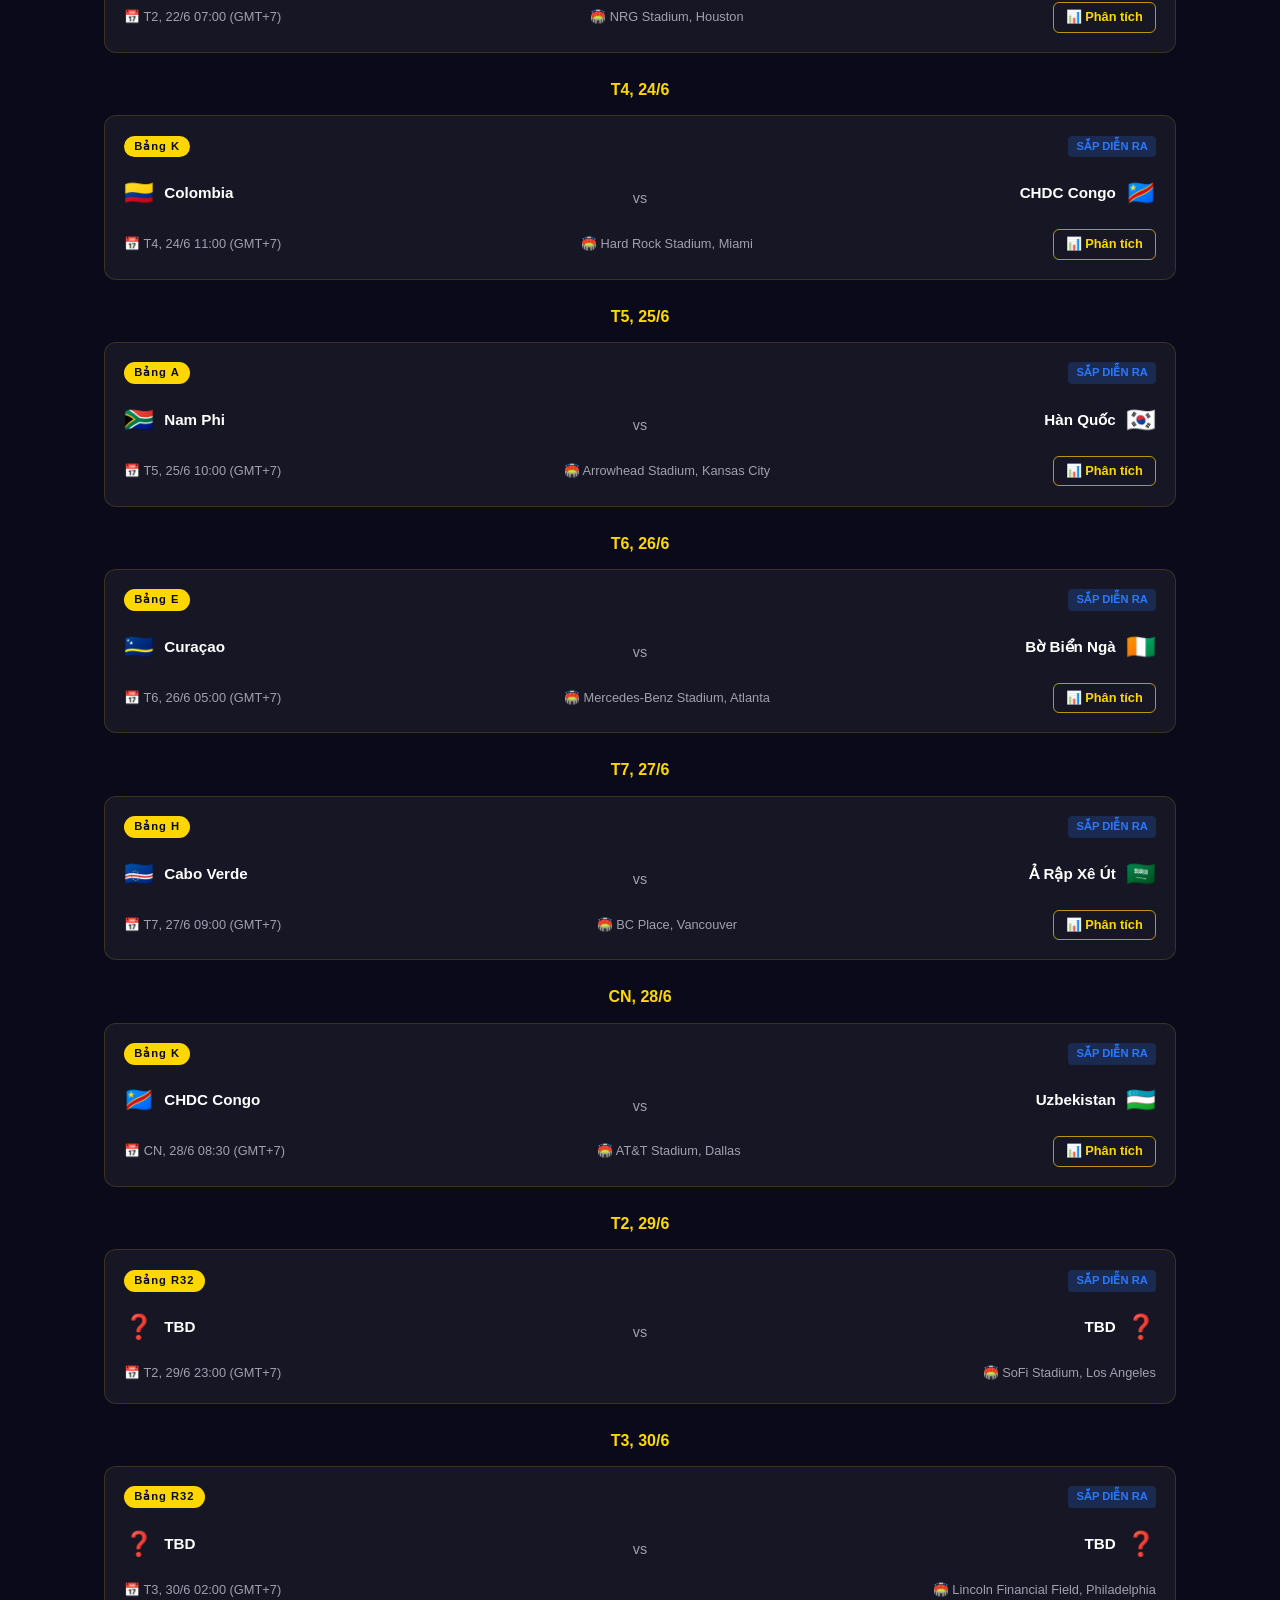
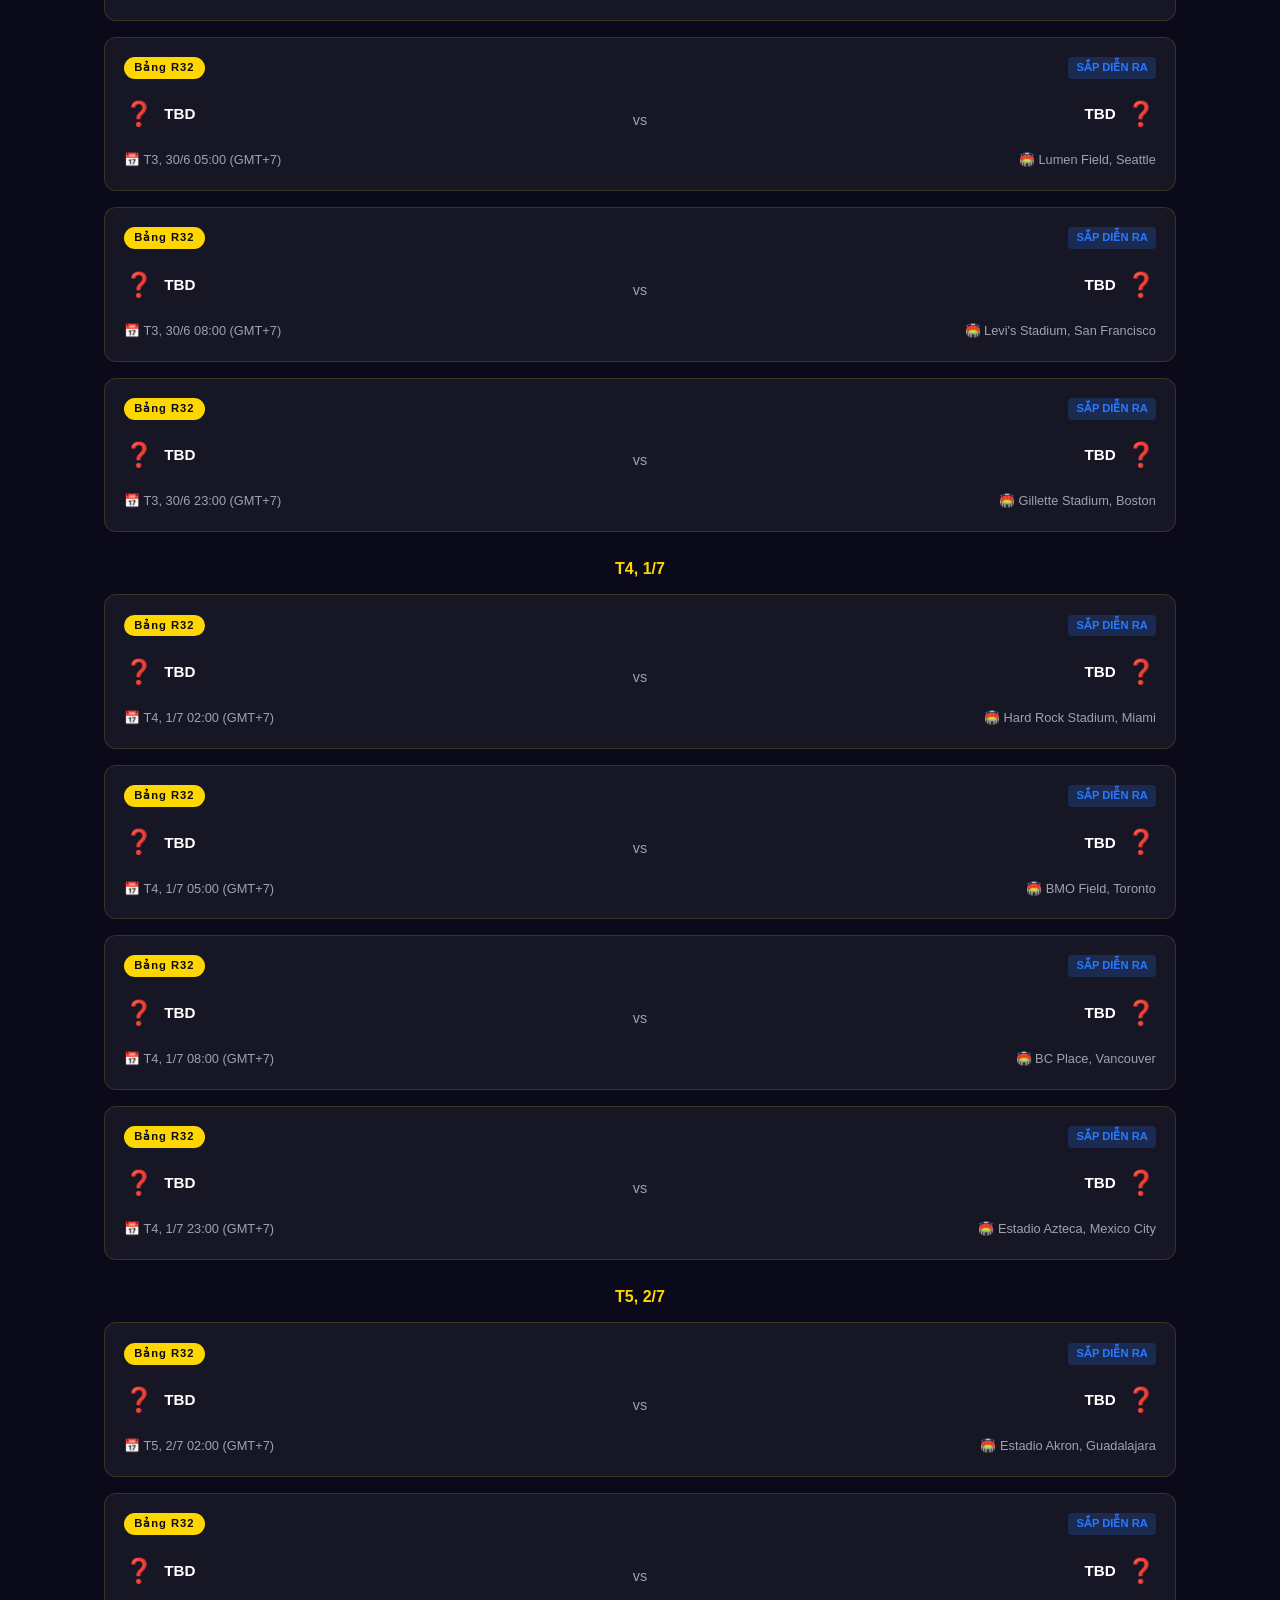
<file: lich-thi-dau.html>
<!DOCTYPE html>
<html lang="vi">
<head>
  <meta charset="UTF-8">
  <meta name="viewport" content="width=device-width, initial-scale=1.0">
  <title>Lịch thi đấu World Cup 2026 - WC26 Vietnam</title>
  <meta name="description" content="Lịch thi đấu FIFA World Cup 2026 đầy đủ 104 trận. Cập nhật kết quả trực tiếp, lọc theo bảng đấu, ngày và địa điểm.">
  <link rel="stylesheet" href="css/style.css">
</head>
<body>
  <nav>
    <a href="index.html" class="nav-logo">
      <span class="trophy">🏆</span>
      <h1>World Cup 2026</h1>
    </a>
    <ul class="nav-links">
      <li><a href="index.html">Trang chủ</a></li>
      <li><a href="lich-thi-dau.html">Lịch thi đấu</a></li>
      <li><a href="bang-xep-hang.html">Bảng xếp hạng</a></li>
      <li><a href="phan-tich-tran-dau.html">Phân tích</a></li>
      <li><a href="du-doan.html">Dự đoán</a></li>
    </ul>
    <button class="hamburger" aria-label="Menu">
      <span></span><span></span><span></span>
    </button>
    <div style="display:flex;align-items:center;gap:8px">
      <button id="update-btn" class="btn btn-gold" style="padding:6px 14px;font-size:0.75rem">🔄 Cập nhật dữ liệu</button>
    </div>
  </nav>

  <section style="padding-top:100px;padding-bottom:0" class="section">
    <div class="section-header">
      <h2>📅 <span class="gold">Lịch thi đấu</span> World Cup 2026</h2>
      <p>Toàn bộ 104 trận đấu từ vòng bảng đến chung kết</p>
    </div>
    <div class="filters" id="match-filters">
      <button class="filter-btn active" data-filter="all">📋 Tất cả</button>
      <button class="filter-btn" data-filter="finished">✅ Đã kết thúc</button>
      <button class="filter-btn" data-filter="upcoming">⏳ Sắp diễn ra</button>
      <button class="filter-btn" data-filter="knockout">🏆 Vòng loại trực tiếp</button>
      <button class="filter-btn" data-filter="A">Bảng A</button>
      <button class="filter-btn" data-filter="B">Bảng B</button>
      <button class="filter-btn" data-filter="C">Bảng C</button>
      <button class="filter-btn" data-filter="D">Bảng D</button>
      <button class="filter-btn" data-filter="E">Bảng E</button>
      <button class="filter-btn" data-filter="F">Bảng F</button>
      <button class="filter-btn" data-filter="G">Bảng G</button>
      <button class="filter-btn" data-filter="H">Bảng H</button>
      <button class="filter-btn" data-filter="I">Bảng I</button>
      <button class="filter-btn" data-filter="J">Bảng J</button>
      <button class="filter-btn" data-filter="K">Bảng K</button>
      <button class="filter-btn" data-filter="L">Bảng L</button>
    </div>
  </section>

  <section class="section" style="padding-top:1rem">
    <div id="matches-container" class="loading">Đang tải lịch thi đấu...</div>
  </section>

  <footer>
    <div class="footer-content">
      <div class="footer-col">
        <h4>🏆 World Cup 2026</h4>
        <p>Trang thông tin tổng hợp về FIFA World Cup 2026 dành cho người hâm mộ Việt Nam.</p>
      </div>
      <div class="footer-col">
        <h4>Liên kết</h4>
        <a href="index.html">Trang chủ</a>
        <a href="bang-xep-hang.html">Bảng xếp hạng</a>
        <a href="phan-tich-tran-dau.html">Phân tích trận đấu</a>
        <a href="du-doan.html">Dự đoán</a>
      </div>
      <div class="footer-col">
        <h4>Nguồn dữ liệu</h4>
        <p>FIFA.com · Wikipedia · FIFA Rankings</p>
      </div>
    </div>
    <div class="footer-bottom">
      <p>© 2026 World Cup Vietnam Info</p>
    </div>
  </footer>

  <script src="js/predictions.js"></script>
  <script src="js/main.js"></script>
</body>
</html>
</file>
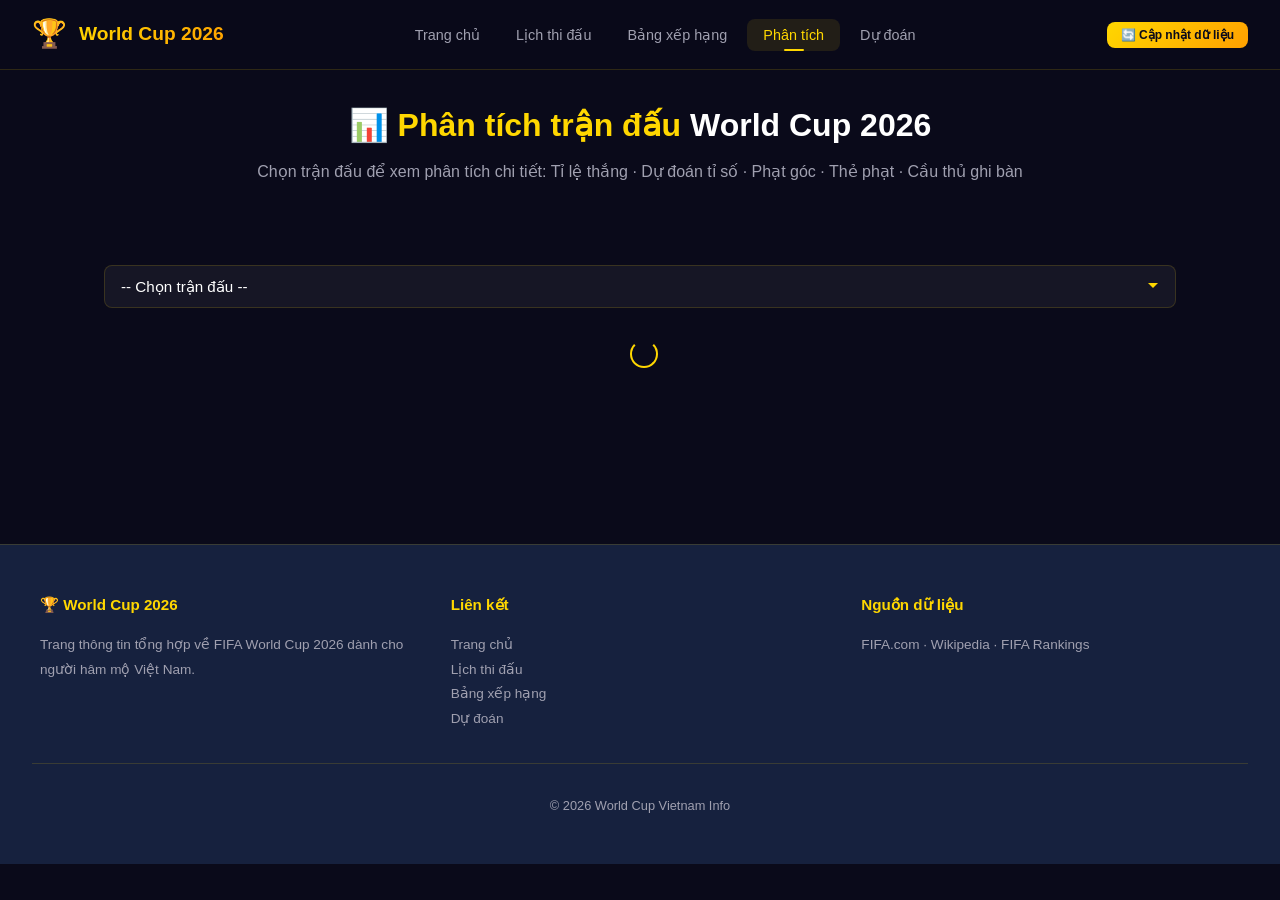
<file: phan-tich-tran-dau.html>
<!DOCTYPE html>
<html lang="vi">
<head>
  <meta charset="UTF-8">
  <meta name="viewport" content="width=device-width, initial-scale=1.0">
  <title>Phân tích trận đấu World Cup 2026 - WC26 Vietnam</title>
  <meta name="description" content="Phân tích chuyên sâu từng trận đấu World Cup 2026: Tỉ lệ thắng, lịch sử đối đầu, dự đoán tỉ số, phạt góc, thẻ phạt và cầu thủ ghi bàn.">
  <link rel="stylesheet" href="css/style.css">
</head>
<body>
  <nav>
    <a href="index.html" class="nav-logo">
      <span class="trophy">🏆</span>
      <h1>World Cup 2026</h1>
    </a>
    <ul class="nav-links">
      <li><a href="index.html">Trang chủ</a></li>
      <li><a href="lich-thi-dau.html">Lịch thi đấu</a></li>
      <li><a href="bang-xep-hang.html">Bảng xếp hạng</a></li>
      <li><a href="phan-tich-tran-dau.html">Phân tích</a></li>
      <li><a href="du-doan.html">Dự đoán</a></li>
    </ul>
    <button class="hamburger" aria-label="Menu">
      <span></span><span></span><span></span>
    </button>
    <div style="display:flex;align-items:center;gap:8px">
      <button id="update-btn" class="btn btn-gold" style="padding:6px 14px;font-size:0.75rem">🔄 Cập nhật dữ liệu</button>
    </div>
  </nav>

  <section style="padding-top:100px" class="section">
    <div class="section-header">
      <h2>📊 <span class="gold">Phân tích trận đấu</span> World Cup 2026</h2>
      <p>Chọn trận đấu để xem phân tích chi tiết: Tỉ lệ thắng · Dự đoán tỉ số · Phạt góc · Thẻ phạt · Cầu thủ ghi bàn</p>
    </div>
    <div id="update-status" style="display:none;text-align:center;padding:0.5rem;background:rgba(255,215,0,0.1);border-radius:var(--radius-sm);margin-bottom:1rem;color:var(--gold);font-size:0.9rem"></div>
    <div id="analysis-container" class="loading">Đang tải dữ liệu phân tích...</div>
    <div id="lineup-container" style="margin-top:1rem"></div>
  </section>

  <footer>
    <div class="footer-content">
      <div class="footer-col">
        <h4>🏆 World Cup 2026</h4>
        <p>Trang thông tin tổng hợp về FIFA World Cup 2026 dành cho người hâm mộ Việt Nam.</p>
      </div>
      <div class="footer-col">
        <h4>Liên kết</h4>
        <a href="index.html">Trang chủ</a>
        <a href="lich-thi-dau.html">Lịch thi đấu</a>
        <a href="bang-xep-hang.html">Bảng xếp hạng</a>
        <a href="du-doan.html">Dự đoán</a>
      </div>
      <div class="footer-col">
        <h4>Nguồn dữ liệu</h4>
        <p>FIFA.com · Wikipedia · FIFA Rankings</p>
      </div>
    </div>
    <div class="footer-bottom">
      <p>© 2026 World Cup Vietnam Info</p>
    </div>
  </footer>

  <script src="js/predictions.js"></script>
  <script src="js/main.js"></script>
</body>
</html>
</file>
<file: css/style.css>
/* ===== WORLD CUP 2026 VIETNAM - Main Stylesheet ===== */
:root {
  --gold: #FFD700;
  --gold-light: #FFE55C;
  --gold-dark: #B8960F;
  --navy: #1a1a2e;
  --navy-light: #16213e;
  --navy-medium: #0f3460;
  --dark: #0a0a1a;
  --card-bg: rgba(255,255,255,0.05);
  --card-border: rgba(255,215,0,0.15);
  --text: #e0e0e0;
  --text-light: #a0a0b0;
  --text-bright: #ffffff;
  --green: #00c853;
  --red: #ff1744;
  --yellow: #ffd600;
  --blue: #2979ff;
  --gradient-1: linear-gradient(135deg, #1a1a2e 0%, #16213e 50%, #0f3460 100%);
  --gradient-gold: linear-gradient(135deg, #FFD700, #FFA000);
  --glass: rgba(255,255,255,0.06);
  --shadow: 0 8px 32px rgba(0,0,0,0.3);
  --radius: 12px;
  --radius-sm: 8px;
  --radius-lg: 20px;
}

* { margin: 0; padding: 0; box-sizing: border-box; }

html { scroll-behavior: smooth; }

body {
  font-family: 'Segoe UI', -apple-system, BlinkMacSystemFont, sans-serif;
  background: var(--dark);
  color: var(--text);
  line-height: 1.6;
  min-height: 100vh;
}

/* ===== Scrollbar ===== */
::-webkit-scrollbar { width: 8px; }
::-webkit-scrollbar-track { background: var(--dark); }
::-webkit-scrollbar-thumb { background: var(--navy-medium); border-radius: 4px; }
::-webkit-scrollbar-thumb:hover { background: var(--gold-dark); }

/* ===== Navigation ===== */
nav {
  position: fixed;
  top: 0;
  width: 100%;
  z-index: 1000;
  background: rgba(10,10,26,0.95);
  backdrop-filter: blur(20px);
  border-bottom: 1px solid var(--card-border);
  padding: 0 2rem;
  height: 70px;
  display: flex;
  align-items: center;
  justify-content: space-between;
}

.nav-logo {
  display: flex;
  align-items: center;
  gap: 12px;
  text-decoration: none;
}

.nav-logo .trophy {
  font-size: 28px;
}

.nav-logo h1 {
  font-size: 1.2rem;
  background: var(--gradient-gold);
  -webkit-background-clip: text;
  -webkit-text-fill-color: transparent;
  font-weight: 800;
}

.nav-links {
  display: flex;
  gap: 4px;
  list-style: none;
}

.nav-links a {
  padding: 8px 16px;
  text-decoration: none;
  color: var(--text-light);
  font-size: 0.9rem;
  font-weight: 500;
  border-radius: var(--radius-sm);
  transition: all 0.3s;
  position: relative;
}

.nav-links a:hover, .nav-links a.active {
  color: var(--gold);
  background: rgba(255,215,0,0.1);
}

.nav-links a.active::after {
  content: '';
  position: absolute;
  bottom: 0;
  left: 50%;
  transform: translateX(-50%);
  width: 20px;
  height: 2px;
  background: var(--gold);
  border-radius: 1px;
}

.hamburger {
  display: none;
  flex-direction: column;
  gap: 5px;
  cursor: pointer;
  padding: 8px;
  background: none;
  border: none;
}

.hamburger span {
  display: block;
  width: 24px;
  height: 2px;
  background: var(--text);
  border-radius: 2px;
  transition: 0.3s;
}

/* ===== Hero Section ===== */
.hero {
  min-height: 90vh;
  display: flex;
  align-items: center;
  justify-content: center;
  text-align: center;
  position: relative;
  overflow: hidden;
  padding: 2rem;
  margin-top: 70px;
  background: var(--gradient-1);
}

.hero::before {
  content: '';
  position: absolute;
  width: 600px;
  height: 600px;
  background: radial-gradient(circle, rgba(255,215,0,0.08) 0%, transparent 70%);
  top: -200px;
  right: -200px;
  animation: float 8s ease-in-out infinite;
}

.hero::after {
  content: '';
  position: absolute;
  width: 400px;
  height: 400px;
  background: radial-gradient(circle, rgba(15,52,96,0.3) 0%, transparent 70%);
  bottom: -100px;
  left: -100px;
  animation: float 10s ease-in-out infinite reverse;
}

@keyframes float {
  0%, 100% { transform: translate(0, 0) scale(1); }
  50% { transform: translate(30px, -30px) scale(1.1); }
}

.hero-content {
  position: relative;
  z-index: 1;
  max-width: 800px;
}

.hero h2 {
  font-size: 3rem;
  font-weight: 800;
  margin-bottom: 0.5rem;
  background: var(--gradient-gold);
  -webkit-background-clip: text;
  -webkit-text-fill-color: transparent;
}

.hero .subtitle {
  font-size: 1.3rem;
  color: var(--text-light);
  margin-bottom: 0.5rem;
}

.hero .dates {
  color: var(--gold);
  font-size: 1.1rem;
  margin-bottom: 2rem;
  font-weight: 500;
}

.countdown {
  display: flex;
  gap: 1.5rem;
  justify-content: center;
  margin: 2rem 0;
}

.countdown-item {
  text-align: center;
  background: var(--glass);
  border: 1px solid var(--card-border);
  border-radius: var(--radius);
  padding: 1rem 1.5rem;
  min-width: 80px;
  backdrop-filter: blur(10px);
}

.countdown-item .num {
  font-size: 2.5rem;
  font-weight: 800;
  color: var(--gold);
  display: block;
  line-height: 1;
}

.countdown-item .label {
  font-size: 0.75rem;
  color: var(--text-light);
  text-transform: uppercase;
  letter-spacing: 1px;
  margin-top: 4px;
}

.hero-stats {
  display: flex;
  gap: 2rem;
  justify-content: center;
  margin-top: 2rem;
  flex-wrap: wrap;
}

.hero-stats .stat {
  padding: 1rem 2rem;
  background: var(--glass);
  border-radius: var(--radius);
  border: 1px solid var(--card-border);
}

.hero-stats .stat .num {
  font-size: 1.8rem;
  font-weight: 800;
  color: var(--gold);
  display: block;
}

.hero-stats .stat .lbl {
  font-size: 0.85rem;
  color: var(--text-light);
}

/* ===== Sections ===== */
.section {
  padding: 4rem 2rem;
  max-width: 1200px;
  margin: 0 auto;
}

.section-header {
  text-align: center;
  margin-bottom: 3rem;
}

.section-header h2 {
  font-size: 2rem;
  color: var(--text-bright);
  margin-bottom: 0.5rem;
}

.section-header h2 .gold {
  color: var(--gold);
}

.section-header p {
  color: var(--text-light);
  font-size: 1rem;
}

/* ===== Cards ===== */
.card {
  background: var(--card-bg);
  border: 1px solid var(--card-border);
  border-radius: var(--radius);
  padding: 1.5rem;
  transition: all 0.3s;
}

.card:hover {
  transform: translateY(-4px);
  border-color: rgba(255,215,0,0.3);
  box-shadow: 0 12px 40px rgba(0,0,0,0.4);
}

.card-grid {
  display: grid;
  grid-template-columns: repeat(auto-fit, minmax(280px, 1fr));
  gap: 1.5rem;
}

/* ===== Match Cards ===== */
.match-card {
  background: var(--card-bg);
  border: 1px solid var(--card-border);
  border-radius: var(--radius);
  padding: 1.2rem;
  margin-bottom: 1rem;
  transition: all 0.3s;
}

.match-card:hover { border-color: rgba(255,215,0,0.3); }

.match-header {
  display: flex;
  justify-content: space-between;
  align-items: center;
  margin-bottom: 0.8rem;
  font-size: 0.8rem;
  color: var(--text-light);
}

.match-group-badge {
  background: var(--gold);
  color: var(--dark);
  padding: 2px 10px;
  border-radius: 12px;
  font-weight: 700;
  font-size: 0.7rem;
  letter-spacing: 1px;
}

.match-status {
  padding: 2px 8px;
  border-radius: 4px;
  font-size: 0.7rem;
  font-weight: 600;
  text-transform: uppercase;
}

.match-status.finished { background: rgba(0,200,83,0.2); color: var(--green); }
.match-status.live { background: rgba(255,23,68,0.2); color: var(--red); animation: pulse 1.5s infinite; }
.match-status.upcoming { background: rgba(41,121,255,0.2); color: var(--blue); }

@keyframes pulse {
  0%, 100% { opacity: 1; }
  50% { opacity: 0.5; }
}

.match-teams {
  display: flex;
  align-items: center;
  justify-content: space-between;
  gap: 1rem;
}

.team-display {
  display: flex;
  align-items: center;
  gap: 10px;
  font-size: 0.95rem;
  font-weight: 600;
  color: var(--text-bright);
  flex: 1;
}

.team-display.away { flex-direction: row-reverse; text-align: right; }

.team-display .flag { font-size: 1.5rem; }
.team-display .name { font-size: 0.95rem; }

.match-score {
  font-size: 1.8rem;
  font-weight: 800;
  color: var(--gold);
  min-width: 60px;
  text-align: center;
}

.match-score .vs {
  font-size: 0.9rem;
  color: var(--text-light);
  font-weight: 400;
}

.match-info {
  display: flex;
  justify-content: space-between;
  align-items: center;
  margin-top: 0.8rem;
  font-size: 0.8rem;
  color: var(--text-light);
  gap: 0.5rem;
  flex-wrap: wrap;
}

.match-venue {
  display: flex;
  align-items: center;
  gap: 4px;
}

.match-link {
  color: var(--gold);
  text-decoration: none;
  font-size: 0.8rem;
  font-weight: 600;
  padding: 4px 12px;
  border: 1px solid var(--gold-dark);
  border-radius: 6px;
  transition: 0.3s;
}

.match-link:hover { background: var(--gold); color: var(--dark); }

/* ===== Standings Tables ===== */
.standings-container {
  display: grid;
  grid-template-columns: repeat(auto-fit, minmax(300px, 1fr));
  gap: 1.5rem;
}

.group-card {
  background: var(--card-bg);
  border: 1px solid var(--card-border);
  border-radius: var(--radius);
  overflow: hidden;
}

.group-card h3 {
  padding: 1rem 1.2rem;
  background: linear-gradient(90deg, var(--navy-medium), transparent);
  color: var(--gold);
  font-size: 0.95rem;
  border-bottom: 1px solid var(--card-border);
}

.standings-table {
  width: 100%;
  border-collapse: collapse;
  font-size: 0.85rem;
}

.standings-table th {
  padding: 0.5rem 0.6rem;
  text-align: center;
  color: var(--text-light);
  font-size: 0.7rem;
  text-transform: uppercase;
  letter-spacing: 0.5px;
  border-bottom: 1px solid rgba(255,255,255,0.05);
  font-weight: 600;
}

.standings-table th:first-child { text-align: left; padding-left: 1rem; }
.standings-table th.team-col { text-align: left; }

.standings-table td {
  padding: 0.6rem 0.4rem;
  text-align: center;
  border-bottom: 1px solid rgba(255,255,255,0.03);
}

.standings-table .team-cell {
  display: flex;
  align-items: center;
  gap: 8px;
  text-align: left;
  padding-left: 0.6rem;
}

.standings-table .team-cell .flag { font-size: 1.1rem; }
.standings-table .team-cell .name { font-size: 0.85rem; font-weight: 500; }
.standings-table .pos { font-weight: 700; color: var(--text-light); width: 20px; }

.standings-table .pts {
  font-weight: 800;
  color: var(--gold);
  font-size: 1rem;
}

.standings-table tr.top-two td { background: rgba(0,200,83,0.05); }
.standings-table tr.top-two .pos { color: var(--green); }
.standings-table tr.eliminated td { background: rgba(255,23,68,0.03); }

.form-indicator {
  display: flex;
  gap: 2px;
  justify-content: center;
}

.form-dot {
  width: 14px;
  height: 14px;
  border-radius: 50%;
  font-size: 0.55rem;
  display: flex;
  align-items: center;
  justify-content: center;
  font-weight: 700;
  color: white;
}

.form-dot.w { background: var(--green); }
.form-dot.d { background: var(--yellow); color: #333; }
.form-dot.l { background: var(--red); }

/* ===== Buttons ===== */
.btn {
  display: inline-block;
  padding: 12px 28px;
  border-radius: var(--radius-sm);
  text-decoration: none;
  font-weight: 600;
  font-size: 0.9rem;
  transition: all 0.3s;
  cursor: pointer;
  border: none;
}

.btn-gold {
  background: var(--gradient-gold);
  color: var(--dark);
}

.btn-gold:hover {
  transform: translateY(-2px);
  box-shadow: 0 8px 25px rgba(255,215,0,0.3);
}

.btn-outline {
  background: transparent;
  border: 1px solid var(--gold);
  color: var(--gold);
}

.btn-outline:hover {
  background: var(--gold);
  color: var(--dark);
}

/* ===== Filters ===== */
.filters {
  display: flex;
  gap: 0.8rem;
  flex-wrap: wrap;
  justify-content: center;
  margin-bottom: 2rem;
}

.filter-btn {
  padding: 8px 20px;
  border: 1px solid var(--card-border);
  border-radius: 20px;
  background: transparent;
  color: var(--text-light);
  font-size: 0.85rem;
  cursor: pointer;
  transition: all 0.3s;
}

.filter-btn:hover { border-color: var(--gold); color: var(--gold); }
.filter-btn.active { background: var(--gold); color: var(--dark); border-color: var(--gold); font-weight: 600; }

/* ===== Analysis Page ===== */
.analysis-dashboard {
  display: grid;
  gap: 1.5rem;
}

.analysis-grid {
  display: grid;
  grid-template-columns: repeat(auto-fit, minmax(300px, 1fr));
  gap: 1.5rem;
}

.analysis-card {
  background: var(--card-bg);
  border: 1px solid var(--card-border);
  border-radius: var(--radius);
  padding: 1.5rem;
}

.analysis-card h3 {
  color: var(--gold);
  margin-bottom: 1rem;
  font-size: 1rem;
  display: flex;
  align-items: center;
  gap: 8px;
}

/* ===== Progress Bars ===== */
.progress-bar {
  height: 24px;
  background: rgba(255,255,255,0.05);
  border-radius: 12px;
  overflow: hidden;
  position: relative;
  margin: 0.5rem 0;
}

.progress-fill {
  height: 100%;
  border-radius: 12px;
  transition: width 1s ease;
  position: relative;
}

.progress-fill.home { background: linear-gradient(90deg, #2979ff, #448aff); }
.progress-fill.draw { background: linear-gradient(90deg, #ffd600, #ffab00); }
.progress-fill.away { background: linear-gradient(90deg, #ff1744, #d50000); }

.progress-label {
  display: flex;
  justify-content: space-between;
  font-size: 0.85rem;
  margin-top: 0.3rem;
}

/* ===== Predictions ===== */
.prediction-bracket {
  display: grid;
  grid-template-columns: repeat(auto-fit, minmax(200px, 1fr));
  gap: 1rem;
  margin-top: 1rem;
}

.bracket-round {
  background: var(--card-bg);
  border: 1px solid var(--card-border);
  border-radius: var(--radius);
  padding: 1rem;
}

.bracket-round h4 {
  color: var(--gold);
  font-size: 0.85rem;
  margin-bottom: 0.8rem;
  text-align: center;
  text-transform: uppercase;
  letter-spacing: 1px;
}

.bracket-match {
  padding: 0.5rem;
  margin-bottom: 0.5rem;
  border-radius: 6px;
  background: rgba(255,255,255,0.03);
  font-size: 0.8rem;
  text-align: center;
}

/* ===== Match Selector ===== */
.match-selector {
  width: 100%;
  padding: 12px 16px;
  background: var(--card-bg);
  border: 1px solid var(--card-border);
  border-radius: var(--radius-sm);
  color: var(--text-bright);
  font-size: 0.95rem;
  cursor: pointer;
  margin-bottom: 2rem;
  appearance: none;
  background-image: url("data:image/svg+xml,%3Csvg xmlns='http://www.w3.org/2000/svg' width='12' height='12' viewBox='0 0 12 12'%3E%3Cpath fill='%23FFD700' d='M6 8L1 3h10z'/%3E%3C/svg%3E");
  background-repeat: no-repeat;
  background-position: right 16px center;
}

.match-selector option {
  background: var(--dark);
  color: var(--text);
}

/* ===== Probability Display ===== */
.prob-display {
  display: flex;
  gap: 1rem;
  align-items: center;
  margin: 1rem 0;
}

.prob-team {
  flex: 1;
  text-align: center;
}

.prob-team .flag { font-size: 2rem; }
.prob-team .name { font-weight: 600; margin-top: 4px; }
.prob-bar-container { flex: 2; }

/* ===== Footer ===== */
footer {
  background: var(--navy-light);
  border-top: 1px solid var(--card-border);
  padding: 3rem 2rem;
  margin-top: 4rem;
}

.footer-content {
  max-width: 1200px;
  margin: 0 auto;
  display: grid;
  grid-template-columns: repeat(auto-fit, minmax(200px, 1fr));
  gap: 2rem;
}

.footer-col h4 {
  color: var(--gold);
  margin-bottom: 1rem;
  font-size: 0.95rem;
}

.footer-col p, .footer-col a {
  color: var(--text-light);
  font-size: 0.85rem;
  line-height: 1.8;
  text-decoration: none;
  display: block;
}

.footer-col a:hover { color: var(--gold); }

.footer-bottom {
  text-align: center;
  margin-top: 2rem;
  padding-top: 2rem;
  border-top: 1px solid var(--card-border);
  color: var(--text-light);
  font-size: 0.8rem;
}

/* ===== Featured Matches Home ===== */
.featured-matches {
  display: grid;
  grid-template-columns: repeat(auto-fit, minmax(350px, 1fr));
  gap: 1.2rem;
}

/* ===== Prediction Cards ===== */
.prediction-card {
  background: var(--card-bg);
  border: 1px solid var(--card-border);
  border-radius: var(--radius);
  padding: 1.5rem;
  text-align: center;
}

.prediction-card .big-num {
  font-size: 3rem;
  font-weight: 800;
  color: var(--gold);
}

.prediction-card .label {
  color: var(--text-light);
  font-size: 0.9rem;
  margin-top: 0.3rem;
}

/* ===== Responsive ===== */
@media (max-width: 768px) {
  nav {
    padding: 0 1rem;
  }

  .hamburger { display: flex; }

  .nav-links {
    display: none;
    position: absolute;
    top: 70px;
    left: 0;
    width: 100%;
    flex-direction: column;
    background: rgba(10,10,26,0.98);
    backdrop-filter: blur(20px);
    border-bottom: 1px solid var(--card-border);
    padding: 1rem;
    gap: 0;
  }

  .nav-links.open { display: flex; }

  .nav-links a {
    padding: 12px 16px;
    border-radius: 0;
    border-bottom: 1px solid rgba(255,255,255,0.05);
  }

  .hero h2 { font-size: 2rem; }
  .hero .subtitle { font-size: 1rem; }

  .countdown { gap: 0.8rem; }
  .countdown-item { min-width: 60px; padding: 0.8rem; }
  .countdown-item .num { font-size: 1.8rem; }

  .section { padding: 2rem 1rem; }
  .card-grid { grid-template-columns: 1fr; }
  .featured-matches { grid-template-columns: 1fr; }
  .standings-container { grid-template-columns: 1fr; }
  .analysis-grid { grid-template-columns: 1fr; }

  .hero-stats .stat { padding: 0.8rem 1.2rem; }
  .hero-stats .stat .num { font-size: 1.4rem; }
}

/* ===== Animations ===== */
@keyframes fadeInUp {
  from { opacity: 0; transform: translateY(30px); }
  to { opacity: 1; transform: translateY(0); }
}

.animate { animation: fadeInUp 0.6s ease forwards; }

/* ===== Loading ===== */
.loading {
  text-align: center;
  padding: 2rem;
  color: var(--text-light);
}

.loading::after {
  content: '';
  display: inline-block;
  width: 24px;
  height: 24px;
  border: 2px solid var(--gold);
  border-top-color: transparent;
  border-radius: 50%;
  animation: spin 0.8s linear infinite;
  margin-left: 8px;
  vertical-align: middle;
}

@keyframes spin {
  to { transform: rotate(360deg); }
}

/* ===== Results Ticker ===== */
.ticker {
  background: var(--navy-light);
  padding: 0.8rem 0;
  overflow: hidden;
  border-top: 1px solid var(--card-border);
  border-bottom: 1px solid var(--card-border);
}

.ticker-track {
  display: flex;
  gap: 3rem;
  animation: scrollTicker 20s linear infinite;
  width: max-content;
}

.ticker-item {
  white-space: nowrap;
  font-size: 0.85rem;
  color: var(--gold);
}

@keyframes scrollTicker {
  0% { transform: translateX(0); }
  100% { transform: translateX(-50%); }
}
</file>
